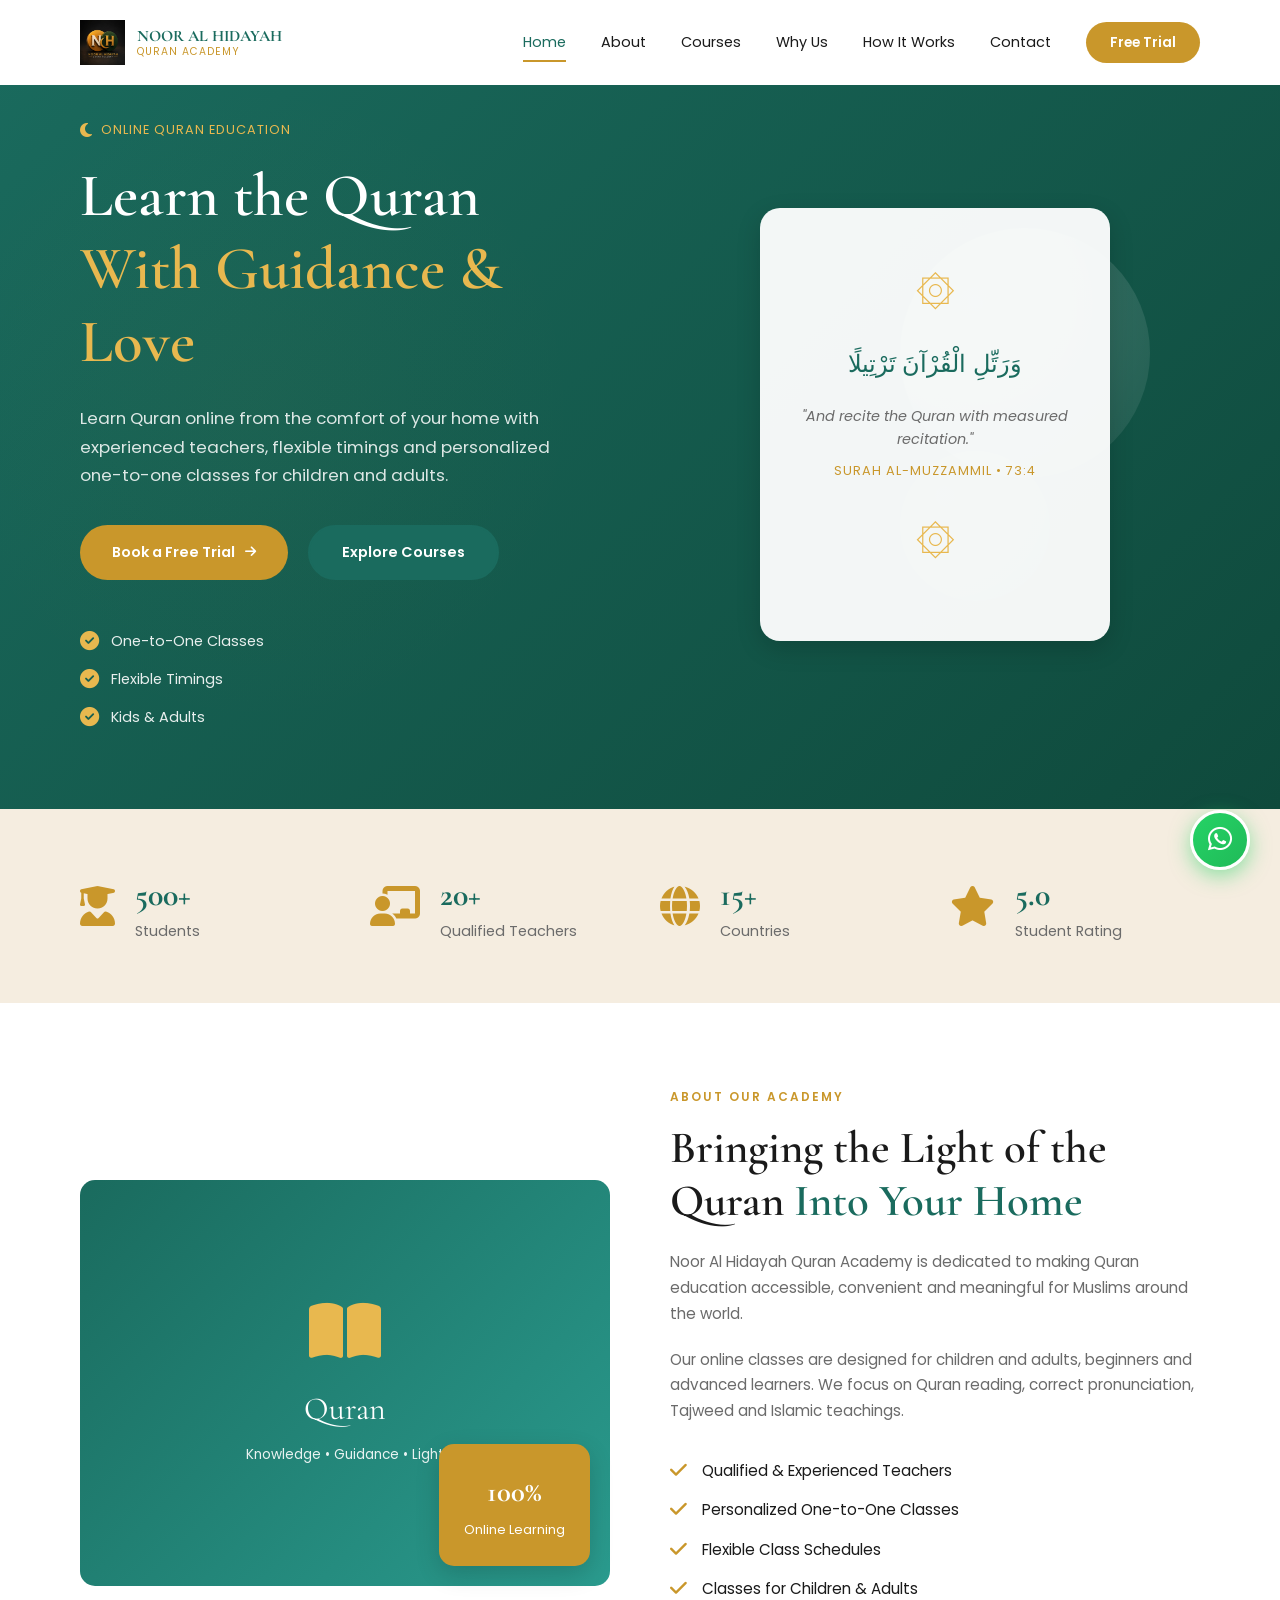
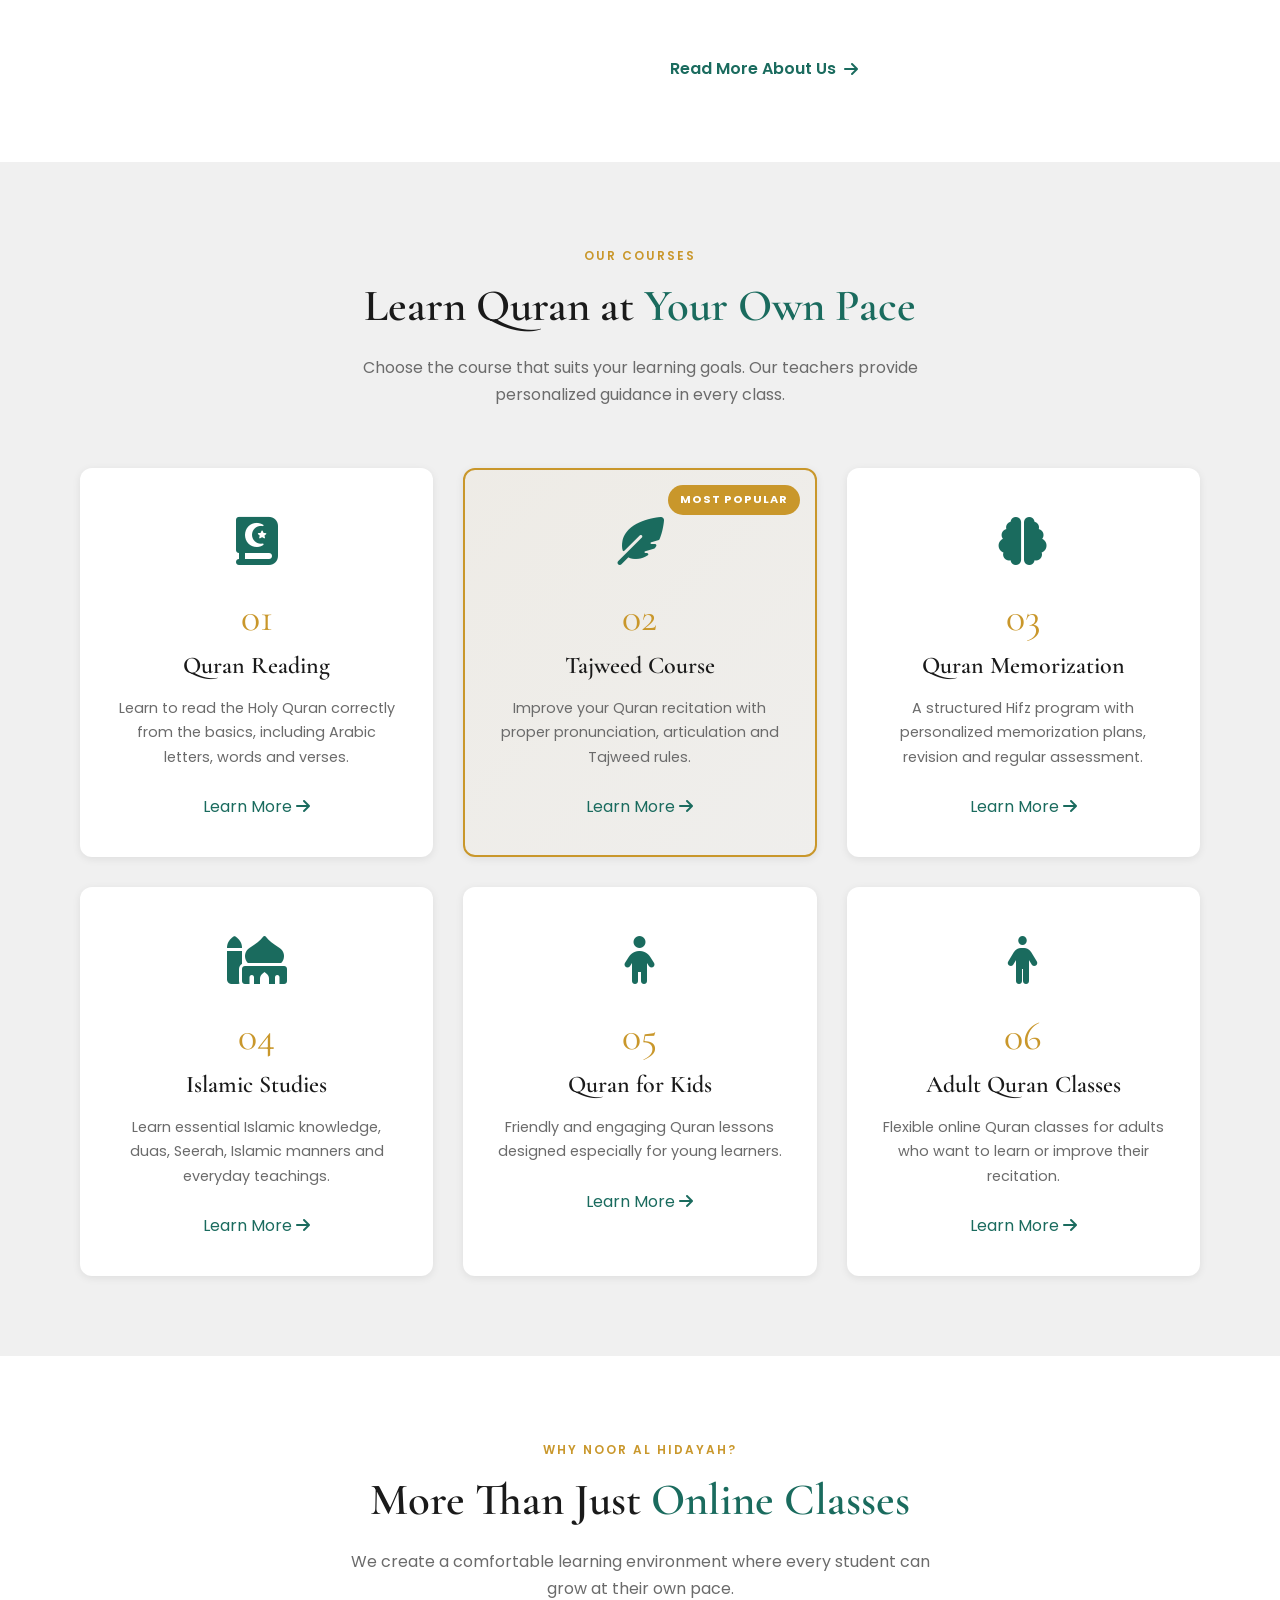
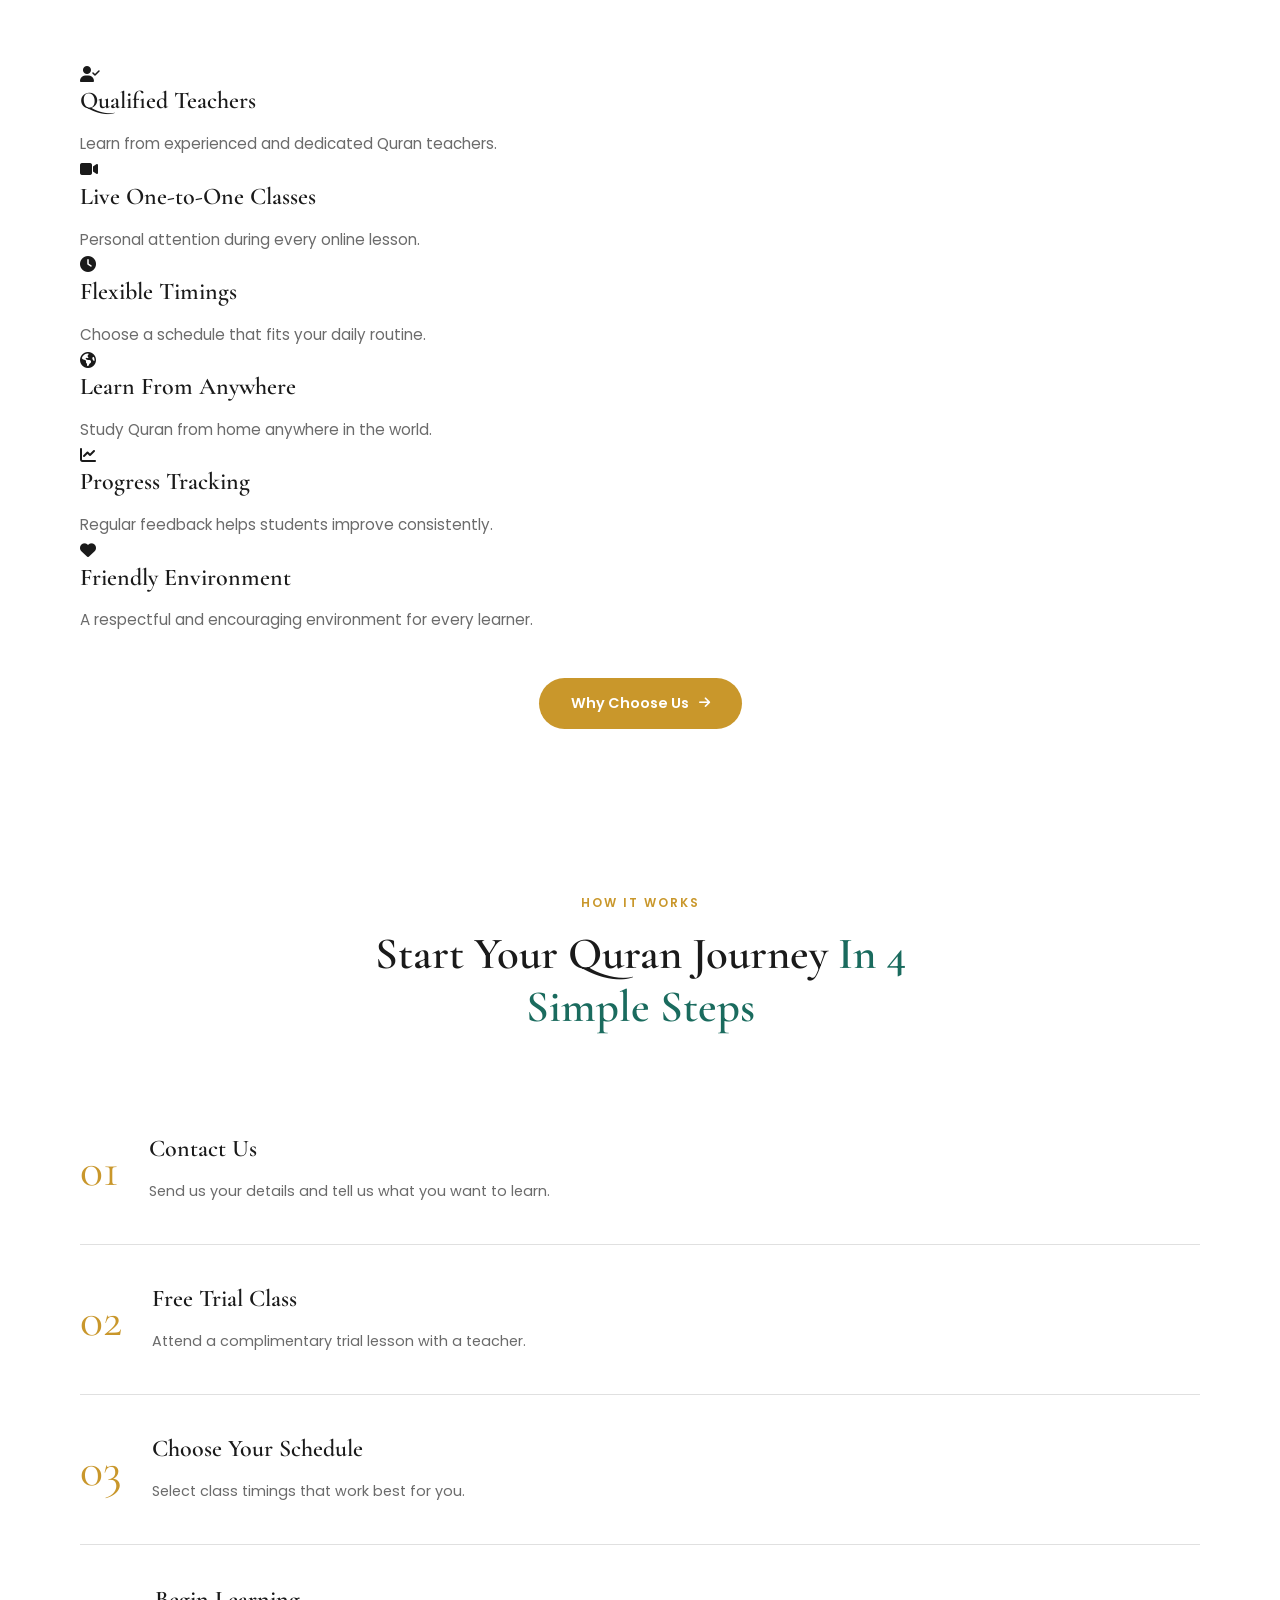
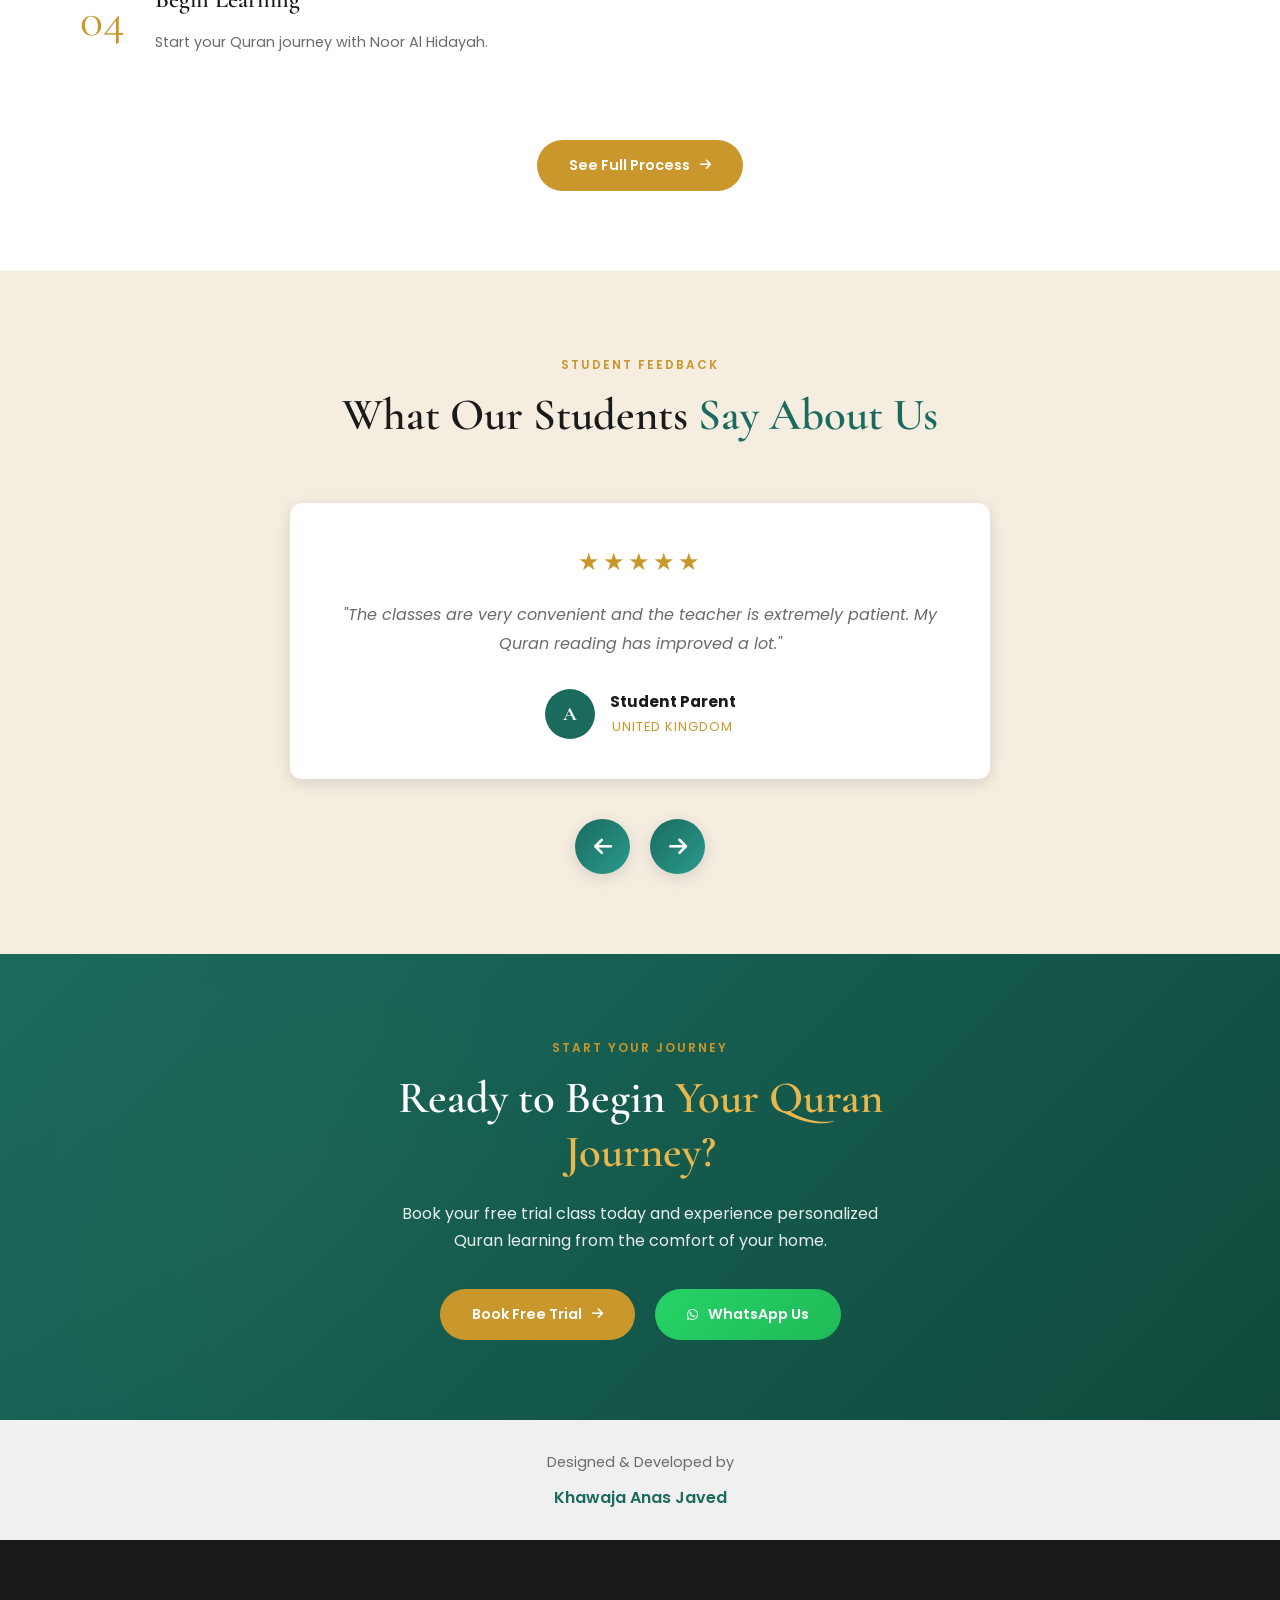
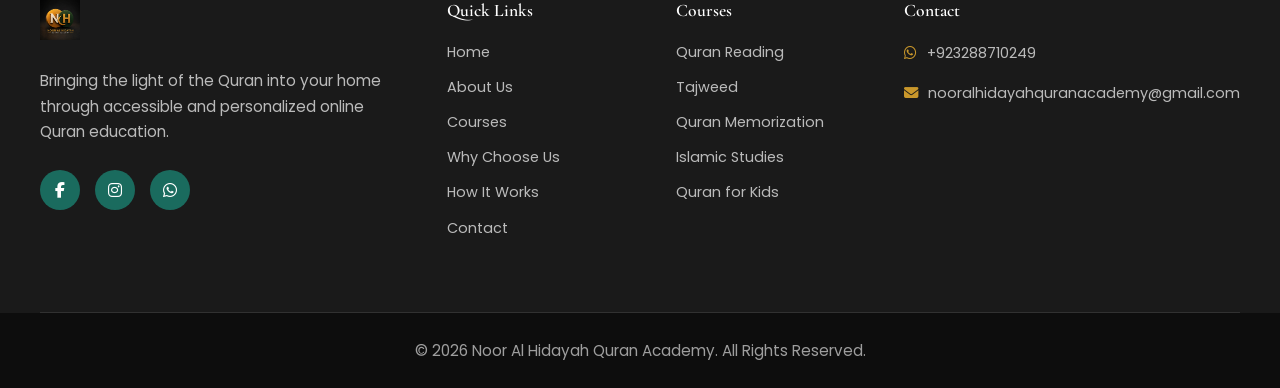
<file: index.html>
<!DOCTYPE html>
<html lang="en">

<head>

<meta charset="UTF-8">

<meta
    name="viewport"
    content="width=device-width, initial-scale=1.0"
>

<title>Noor Al Hidayah Quran Academy | Home</title>

<meta
    name="description"
    content="Learn Quran online with qualified teachers, flexible timings and personalized one-to-one classes."
>

<link rel="icon" href="assets/logo.png">

<link rel="preconnect" href="https://fonts.googleapis.com">
<link
    rel="preconnect"
    href="https://fonts.gstatic.com"
    crossorigin
>

<link
    href="https://fonts.googleapis.com/css2?family=Cormorant+Garamond:wght@500;600;700&family=Poppins:wght@300;400;500;600;700&display=swap"
    rel="stylesheet"
>

<link
    rel="stylesheet"
    href="https://cdnjs.cloudflare.com/ajax/libs/font-awesome/6.5.2/css/all.min.css"
>

<link rel="stylesheet" href="css/style.css">

</head>


<body>


<!-- HEADER -->

<header class="header" id="header">

<div class="container nav-container">

<a href="index.html" class="logo">

<img
    src="assets/logo.png"
    alt="Noor Al Hidayah Quran Academy Logo"
>

<div class="logo-text">

<strong>NOOR AL HIDAYAH</strong>

<span>QURAN ACADEMY</span>

</div>

</a>


<nav class="navbar" id="navbar">

<a
    href="index.html"
    class="nav-link active"
>
Home
</a>

<a
    href="about.html"
    class="nav-link"
>
About
</a>

<a
    href="courses.html"
    class="nav-link"
>
Courses
</a>

<a
    href="why-us.html"
    class="nav-link"
>
Why Us
</a>

<a
    href="how-it-works.html"
    class="nav-link"
>
How It Works
</a>

<a
    href="contact.html"
    class="nav-link"
>
Contact
</a>

<a
    href="contact.html#trial"
    class="nav-button"
>
Free Trial
</a>

</nav>


<button
    class="menu-toggle"
    id="menu-toggle"
    aria-label="Open menu"
>

<i class="fas fa-bars"></i>

</button>

</div>

</header>



<!-- HERO -->

<section class="hero" id="home">

<div class="hero-pattern"></div>

<div class="container hero-container">


<div class="hero-content reveal">

<span class="eyebrow">

<i class="fas fa-moon"></i>

ONLINE QURAN EDUCATION

</span>


<h1>

Learn the Quran

<span>
With Guidance & Love
</span>

</h1>


<p>

Learn Quran online from the comfort of your home
with experienced teachers, flexible timings and
personalized one-to-one classes for children and adults.

</p>


<div class="hero-buttons">

<a
    href="https://wa.me/923288710249?text=Assalamu%20Alaikum%20Wa%20Rahmatullahi%20Wa%20Barakatuh%2C%20I%20would%20like%20to%20book%20a%20free%20Quran%20trial%20class."
    class="btn btn-gold"
    target="_blank"
    rel="noopener"
>

Book a Free Trial

<i class="fas fa-arrow-right"></i>

</a>


<a
    href="courses.html"
    class="btn btn-outline"
>

Explore Courses

</a>

</div>


<div class="hero-trust">

<div>

<i class="fas fa-check-circle"></i>

One-to-One Classes

</div>


<div>

<i class="fas fa-check-circle"></i>

Flexible Timings

</div>


<div>

<i class="fas fa-check-circle"></i>

Kids & Adults

</div>

</div>

</div>



<div class="hero-visual reveal">

<div class="hero-circle circle-one"></div>

<div class="hero-circle circle-two"></div>


<div class="quran-card">

<div class="quran-decoration">
۞
</div>


<div class="arabic-text">

وَرَتِّلِ الْقُرْآنَ تَرْتِيلًا

</div>


<div class="translation">

"And recite the Quran with measured recitation."

</div>


<div class="surah">

Surah Al-Muzzammil • 73:4

</div>


<div
    class="quran-decoration"
    style="margin-top:25px"
>

۞

</div>

</div>

</div>

</div>

</section>



<!-- STATS -->

<section class="stats">

<div class="container stats-grid">


<div class="stat-item">

<i class="fas fa-user-graduate"></i>

<div>

<strong>500+</strong>

<span>Students</span>

</div>

</div>


<div class="stat-item">

<i class="fas fa-chalkboard-teacher"></i>

<div>

<strong>20+</strong>

<span>Qualified Teachers</span>

</div>

</div>


<div class="stat-item">

<i class="fas fa-globe"></i>

<div>

<strong>15+</strong>

<span>Countries</span>

</div>

</div>


<div class="stat-item">

<i class="fas fa-star"></i>

<div>

<strong>5.0</strong>

<span>Student Rating</span>

</div>

</div>


</div>

</section>



<!-- ABOUT PREVIEW -->

<section class="section about">

<div class="container about-grid">


<div class="about-image reveal">

<div class="image-frame">

<div class="arch-image">

<div class="arch-content">

<i class="fas fa-book-open"></i>

<span>Quran</span>

<small>
Knowledge • Guidance • Light
</small>

</div>

</div>

</div>


<div class="experience-badge">

<strong>100%</strong>

<span>Online Learning</span>

</div>

</div>



<div class="about-content reveal">

<span class="section-label">
ABOUT OUR ACADEMY
</span>


<h2>

Bringing the Light of the Quran

<span>Into Your Home</span>

</h2>


<p>

Noor Al Hidayah Quran Academy is dedicated to making
Quran education accessible, convenient and meaningful
for Muslims around the world.

</p>


<p>

Our online classes are designed for children and adults,
beginners and advanced learners. We focus on Quran
reading, correct pronunciation, Tajweed and Islamic teachings.

</p>


<div class="about-list">

<div>

<i class="fas fa-check"></i>

<span>
Qualified & Experienced Teachers
</span>

</div>


<div>

<i class="fas fa-check"></i>

<span>
Personalized One-to-One Classes
</span>

</div>


<div>

<i class="fas fa-check"></i>

<span>
Flexible Class Schedules
</span>

</div>


<div>

<i class="fas fa-check"></i>

<span>
Classes for Children & Adults
</span>

</div>

</div>


<a
    href="about.html"
    class="text-link"
>

Read More About Us

<i class="fas fa-arrow-right"></i>

</a>

</div>

</div>

</section>



<!-- COURSES PREVIEW -->

<section class="section courses">

<div class="container">


<div class="section-heading reveal">

<span class="section-label">
OUR COURSES
</span>


<h2>

Learn Quran at

<span>Your Own Pace</span>

</h2>


<p>

Choose the course that suits your learning goals.
Our teachers provide personalized guidance in every class.

</p>

</div>


<div class="courses-grid">


<article class="course-card reveal">

<div class="course-icon">

<i class="fas fa-book-quran"></i>

</div>

<span class="course-number">01</span>

<h3>Quran Reading</h3>

<p>

Learn to read the Holy Quran correctly from the basics,
including Arabic letters, words and verses.

</p>

<a href="courses.html#quran-reading">

Learn More

<i class="fas fa-arrow-right"></i>

</a>

</article>



<article class="course-card featured reveal">

<div class="popular">
MOST POPULAR
</div>

<div class="course-icon">

<i class="fas fa-feather-pointed"></i>

</div>

<span class="course-number">02</span>

<h3>Tajweed Course</h3>

<p>

Improve your Quran recitation with proper pronunciation,
articulation and Tajweed rules.

</p>

<a href="courses.html#tajweed">

Learn More

<i class="fas fa-arrow-right"></i>

</a>

</article>



<article class="course-card reveal">

<div class="course-icon">

<i class="fas fa-brain"></i>

</div>

<span class="course-number">03</span>

<h3>Quran Memorization</h3>

<p>

A structured Hifz program with personalized memorization
plans, revision and regular assessment.

</p>

<a href="courses.html#memorization">

Learn More

<i class="fas fa-arrow-right"></i>

</a>

</article>



<article class="course-card reveal">

<div class="course-icon">

<i class="fas fa-mosque"></i>

</div>

<span class="course-number">04</span>

<h3>Islamic Studies</h3>

<p>

Learn essential Islamic knowledge, duas, Seerah,
Islamic manners and everyday teachings.

</p>

<a href="courses.html#islamic-studies">

Learn More

<i class="fas fa-arrow-right"></i>

</a>

</article>



<article class="course-card reveal">

<div class="course-icon">

<i class="fas fa-child"></i>

</div>

<span class="course-number">05</span>

<h3>Quran for Kids</h3>

<p>

Friendly and engaging Quran lessons designed especially
for young learners.

</p>

<a href="courses.html#kids">

Learn More

<i class="fas fa-arrow-right"></i>

</a>

</article>



<article class="course-card reveal">

<div class="course-icon">

<i class="fas fa-person"></i>

</div>

<span class="course-number">06</span>

<h3>Adult Quran Classes</h3>

<p>

Flexible online Quran classes for adults who want to
learn or improve their recitation.

</p>

<a href="courses.html#adults">

Learn More

<i class="fas fa-arrow-right"></i>

</a>

</article>


</div>

</div>

</section>



<!-- WHY US PREVIEW -->

<section class="section why-us">

<div class="container">


<div class="section-heading light reveal">

<span class="section-label">
WHY NOOR AL HIDAYAH?
</span>


<h2>

More Than Just

<span>Online Classes</span>

</h2>


<p>

We create a comfortable learning environment where every
student can grow at their own pace.

</p>

</div>


<div class="features-grid">


<div class="feature reveal">

<div class="feature-icon">

<i class="fas fa-user-check"></i>

</div>

<h3>Qualified Teachers</h3>

<p>
Learn from experienced and dedicated Quran teachers.
</p>

</div>


<div class="feature reveal">

<div class="feature-icon">

<i class="fas fa-video"></i>

</div>

<h3>Live One-to-One Classes</h3>

<p>
Personal attention during every online lesson.
</p>

</div>


<div class="feature reveal">

<div class="feature-icon">

<i class="fas fa-clock"></i>

</div>

<h3>Flexible Timings</h3>

<p>
Choose a schedule that fits your daily routine.
</p>

</div>


<div class="feature reveal">

<div class="feature-icon">

<i class="fas fa-earth-americas"></i>

</div>

<h3>Learn From Anywhere</h3>

<p>
Study Quran from home anywhere in the world.
</p>

</div>


<div class="feature reveal">

<div class="feature-icon">

<i class="fas fa-chart-line"></i>

</div>

<h3>Progress Tracking</h3>

<p>
Regular feedback helps students improve consistently.
</p>

</div>


<div class="feature reveal">

<div class="feature-icon">

<i class="fas fa-heart"></i>

</div>

<h3>Friendly Environment</h3>

<p>
A respectful and encouraging environment for every learner.
</p>

</div>

</div>


<div class="center-action">

<a
    href="why-us.html"
    class="btn btn-gold"
>

Why Choose Us

<i class="fas fa-arrow-right"></i>

</a>

</div>

</div>

</section>



<!-- HOW IT WORKS PREVIEW -->

<section class="section process">

<div class="container">


<div class="section-heading reveal">

<span class="section-label">
HOW IT WORKS
</span>


<h2>

Start Your Quran Journey

<span>In 4 Simple Steps</span>

</h2>

</div>


<div class="steps">


<div class="step reveal">

<div class="step-number">01</div>

<div>

<h3>Contact Us</h3>

<p>
Send us your details and tell us what you want to learn.
</p>

</div>

</div>


<div class="step reveal">

<div class="step-number">02</div>

<div>

<h3>Free Trial Class</h3>

<p>
Attend a complimentary trial lesson with a teacher.
</p>

</div>

</div>


<div class="step reveal">

<div class="step-number">03</div>

<div>

<h3>Choose Your Schedule</h3>

<p>
Select class timings that work best for you.
</p>

</div>

</div>


<div class="step reveal">

<div class="step-number">04</div>

<div>

<h3>Begin Learning</h3>

<p>
Start your Quran journey with Noor Al Hidayah.
</p>

</div>

</div>

</div>


<div class="center-action">

<a
    href="how-it-works.html"
    class="btn btn-gold"
>

See Full Process

<i class="fas fa-arrow-right"></i>

</a>

</div>

</div>

</section>



<!-- TESTIMONIALS -->

<section class="section testimonials">

<div class="container">


<div class="section-heading reveal">

<span class="section-label">
STUDENT FEEDBACK
</span>


<h2>

What Our Students

<span>Say About Us</span>

</h2>

</div>


<div class="testimonial-slider">


<div class="testimonial active">

<div class="stars">
★★★★★
</div>

<p>

"The classes are very convenient and the teacher is
extremely patient. My Quran reading has improved a lot."

</p>


<div class="student">

<div class="student-avatar">
A
</div>

<div>

<strong>Student Parent</strong>

<span>United Kingdom</span>

</div>

</div>

</div>



<div class="testimonial">

<div class="stars">
★★★★★
</div>

<p>

"I was looking for online Quran classes for my children
and the experience has been wonderful."

</p>


<div class="student">

<div class="student-avatar">
M
</div>

<div>

<strong>Student Parent</strong>

<span>Canada</span>

</div>

</div>

</div>



<div class="testimonial">

<div class="stars">
★★★★★
</div>

<p>

"The flexible timings make it very easy to continue
learning Quran alongside my work."

</p>


<div class="student">

<div class="student-avatar">
S
</div>

<div>

<strong>Adult Student</strong>

<span>Australia</span>

</div>

</div>

</div>

</div>


<div class="slider-buttons">

<button id="prev">

<i class="fas fa-arrow-left"></i>

</button>


<button id="next">

<i class="fas fa-arrow-right"></i>

</button>

</div>

</div>

</section>



<!-- CTA -->

<section class="trial">

<div class="trial-pattern"></div>

<div class="container trial-content reveal">

<span class="section-label">
START YOUR JOURNEY
</span>


<h2>

Ready to Begin

<span>Your Quran Journey?</span>

</h2>


<p>

Book your free trial class today and experience
personalized Quran learning from the comfort of your home.

</p>


<div class="trial-buttons">

<a
    href="https://wa.me/923288710249?text=Assalamu%20Alaikum%20Wa%20Rahmatullahi%20Wa%20Barakatuh%2C%20I%20would%20like%20to%20book%20a%20free%20Quran%20trial%20class."
    class="btn btn-gold"
    target="_blank"
    rel="noopener"
>

Book Free Trial

<i class="fas fa-arrow-right"></i>

</a>


<a
    href="https://wa.me/923288710249"
    class="btn btn-whatsapp"
    target="_blank"
    rel="noopener"
>

<i class="fab fa-whatsapp"></i>

WhatsApp Us

</a>

</div>

</div>

</section>



<!-- DEVELOPER INFO -->

<section class="section developer-credit">

<div class="container" style="text-align: center;">

<p style="color: var(--muted); font-size: 0.9rem; margin-bottom: 10px;">

Designed & Developed by
</p>

<a href="https://hellofromanas.github.io/portfolio/" target="_blank" rel="noopener noreferrer" style="color: var(--emerald); font-weight: 600; font-size: 1rem;">

Khawaja Anas Javed

</a>

</div>

</section>



<!-- FOOTER -->

<footer class="footer">

<div class="container footer-grid">


<div class="footer-brand">

<img
    src="assets/logo.png"
    alt="Noor Al Hidayah Logo"
>


<p>

Bringing the light of the Quran into your home
through accessible and personalized online Quran education.

</p>


<div class="socials">

<a href="https://www.facebook.com/nooralhidayahquranacademy" aria-label="Facebook">
<i class="fab fa-facebook-f"></i>
</a>

<a href="https://www.instagram.com/nooralhidayahquranacademy" aria-label="Instagram">
<i class="fab fa-instagram"></i>
</a>

<a
    href="https://wa.me/923288710249"
    aria-label="WhatsApp"
>
<i class="fab fa-whatsapp"></i>
</a>

</div>

</div>



<div class="footer-column">

<h3>Quick Links</h3>

<a href="index.html">Home</a>

<a href="about.html">About Us</a>

<a href="courses.html">Courses</a>

<a href="why-us.html">Why Choose Us</a>

<a href="how-it-works.html">How It Works</a>

<a href="contact.html">Contact</a>

</div>



<div class="footer-column">

<h3>Courses</h3>

<a href="courses.html#quran-reading">
Quran Reading
</a>

<a href="courses.html#tajweed">
Tajweed
</a>

<a href="courses.html#memorization">
Quran Memorization
</a>

<a href="courses.html#islamic-studies">
Islamic Studies
</a>

<a href="courses.html#kids">
Quran for Kids
</a>

</div>



<div class="footer-column">

<h3>Contact</h3>

<p>

<i class="fab fa-whatsapp"></i>

+923288710249

</p>


<p>

<i class="fas fa-envelope"></i>

nooralhidayahquranacademy@gmail.com

</p>

</div>

</div>



<div class="footer-bottom">

<div class="container">

<p>

© <span id="year"></span>

Noor Al Hidayah Quran Academy.

All Rights Reserved.

</p>

</div>

</div>

</footer>



<a
    href="https://wa.me/923288710249"
    class="whatsapp-float"
    target="_blank"
    rel="noopener"
    aria-label="Chat on WhatsApp"
>

<i class="fab fa-whatsapp"></i>

</a>


<script src="js/script.js"></script>

</body>

</html>
</file>
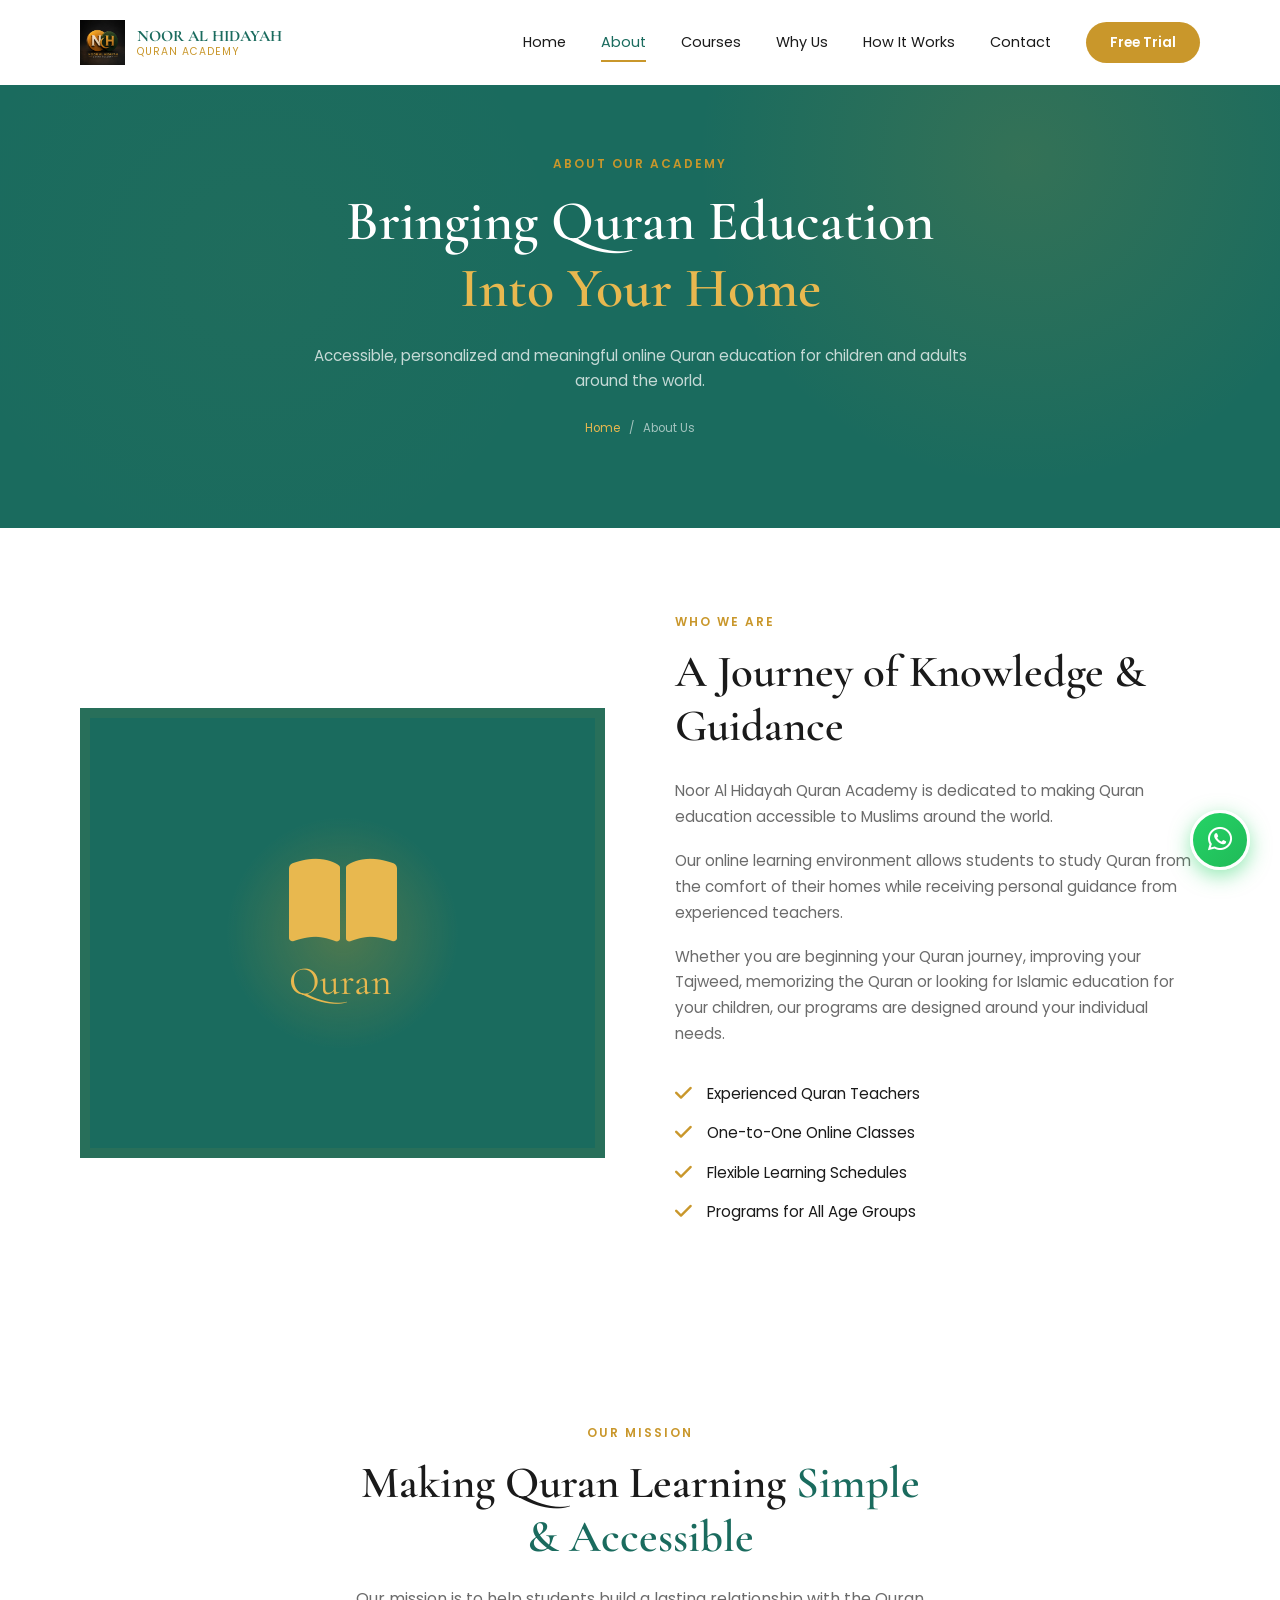
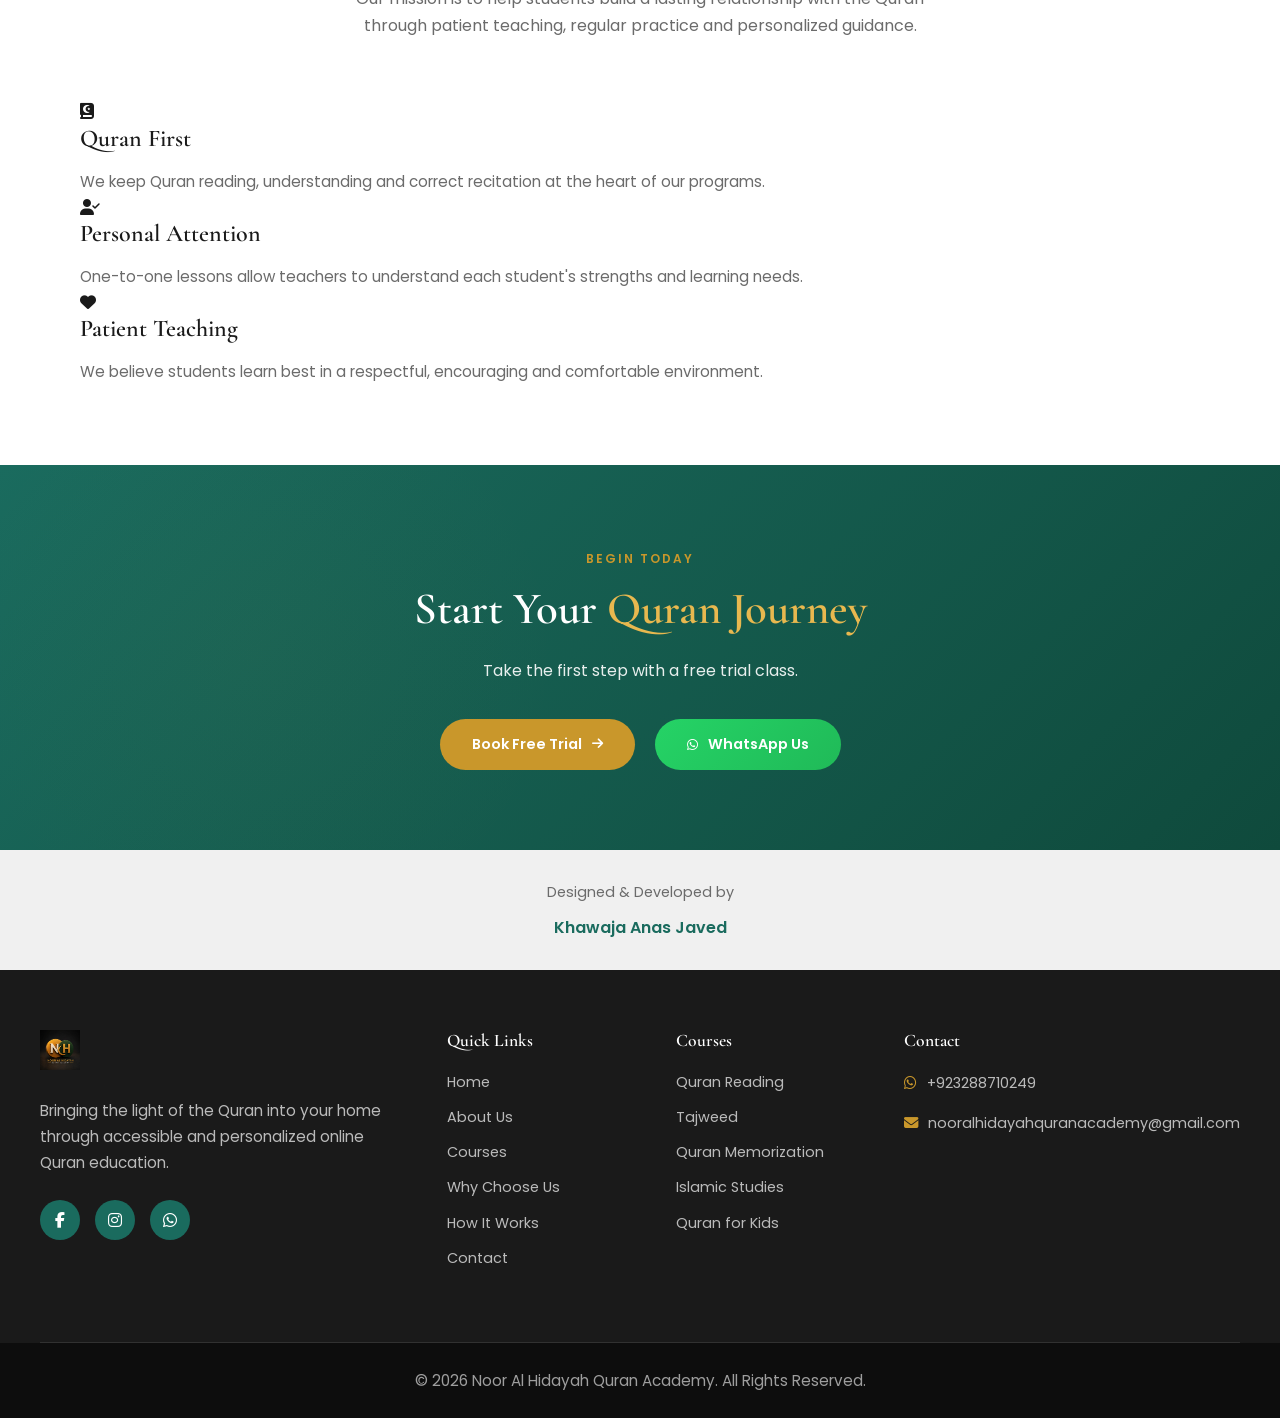
<file: about.html>
<!DOCTYPE html>
<html lang="en">

<head>

<meta charset="UTF-8">

<meta name="viewport" content="width=device-width, initial-scale=1.0">

<title>About Us | Noor Al Hidayah Quran Academy</title>

<meta
name="description"
content="Learn more about Noor Al Hidayah Quran Academy and our approach to online Quran education."
>

<link rel="icon" href="assets/logo.png">

<link
rel="preconnect"
href="https://fonts.googleapis.com"
>

<link
rel="preconnect"
href="https://fonts.gstatic.com"
crossorigin
>

<link
href="https://fonts.googleapis.com/css2?family=Cormorant+Garamond:wght@500;600;700&family=Poppins:wght@300;400;500;600;700&display=swap"
rel="stylesheet"
>

<link
rel="stylesheet"
href="https://cdnjs.cloudflare.com/ajax/libs/font-awesome/6.5.2/css/all.min.css"
>

<link rel="stylesheet" href="css/style.css">

</head>

<body>


<header class="header" id="header">

<div class="container nav-container">

<a href="index.html" class="logo">

<img src="assets/logo.png" alt="Noor Al Hidayah Logo">

<div class="logo-text">

<strong>NOOR AL HIDAYAH</strong>

<span>QURAN ACADEMY</span>

</div>

</a>


<nav class="navbar" id="navbar">

<a href="index.html" class="nav-link">Home</a>

<a href="about.html" class="nav-link active">About</a>

<a href="courses.html" class="nav-link">Courses</a>

<a href="why-us.html" class="nav-link">Why Us</a>

<a href="how-it-works.html" class="nav-link">How It Works</a>

<a href="contact.html" class="nav-link">Contact</a>

<a href="contact.html#trial" class="nav-button">Free Trial</a>

</nav>


<button
class="menu-toggle"
id="menu-toggle"
aria-label="Open menu"
>

<i class="fas fa-bars"></i>

</button>

</div>

</header>



<!-- PAGE HERO -->

<section class="page-hero">

<div class="hero-pattern"></div>

<div class="container page-hero-content reveal">

<span class="section-label">
ABOUT OUR ACADEMY
</span>

<h1>

Bringing Quran Education

<span>Into Your Home</span>

</h1>

<p>

Accessible, personalized and meaningful online Quran
education for children and adults around the world.

</p>

<div class="breadcrumb">

<a href="index.html">Home</a>

&nbsp; / &nbsp;

About Us

</div>

</div>

</section>



<!-- STORY -->

<section class="section content-section">

<div class="container content-grid">


<div class="content-image reveal">

<div>

<i class="fas fa-book-open"></i>

<span>Quran</span>

</div>

</div>


<div class="content-text reveal">

<span class="section-label">
WHO WE ARE
</span>

<h2>

A Journey of

<span>Knowledge & Guidance</span>

</h2>

<p>

Noor Al Hidayah Quran Academy is dedicated to making
Quran education accessible to Muslims around the world.

</p>

<p>

Our online learning environment allows students to
study Quran from the comfort of their homes while
receiving personal guidance from experienced teachers.

</p>

<p>

Whether you are beginning your Quran journey, improving
your Tajweed, memorizing the Quran or looking for Islamic
education for your children, our programs are designed
around your individual needs.

</p>


<div class="about-list">

<div>
<i class="fas fa-check"></i>
<span>Experienced Quran Teachers</span>
</div>

<div>
<i class="fas fa-check"></i>
<span>One-to-One Online Classes</span>
</div>

<div>
<i class="fas fa-check"></i>
<span>Flexible Learning Schedules</span>
</div>

<div>
<i class="fas fa-check"></i>
<span>Programs for All Age Groups</span>
</div>

</div>

</div>

</div>

</section>



<!-- MISSION -->

<section class="section about">

<div class="container">

<div class="section-heading reveal">

<span class="section-label">
OUR MISSION
</span>

<h2>

Making Quran Learning

<span>Simple & Accessible</span>

</h2>

<p>

Our mission is to help students build a lasting relationship
with the Quran through patient teaching, regular practice
and personalized guidance.

</p>

</div>


<div class="features-grid">


<div class="feature reveal">

<div class="feature-icon">

<i class="fas fa-book-quran"></i>

</div>

<h3>Quran First</h3>

<p>

We keep Quran reading, understanding and correct
recitation at the heart of our programs.

</p>

</div>


<div class="feature reveal">

<div class="feature-icon">

<i class="fas fa-user-check"></i>

</div>

<h3>Personal Attention</h3>

<p>

One-to-one lessons allow teachers to understand
each student's strengths and learning needs.

</p>

</div>


<div class="feature reveal">

<div class="feature-icon">

<i class="fas fa-heart"></i>

</div>

<h3>Patient Teaching</h3>

<p>

We believe students learn best in a respectful,
encouraging and comfortable environment.

</p>

</div>


</div>

</div>

</section>



<!-- CTA -->

<section class="trial">

<div class="trial-pattern"></div>

<div class="container trial-content reveal">

<span class="section-label">
BEGIN TODAY
</span>

<h2>

Start Your

<span>Quran Journey</span>

</h2>

<p>

Take the first step with a free trial class.

</p>

<div class="trial-buttons">

<a
href="contact.html#trial"
class="btn btn-gold"
>

Book Free Trial

<i class="fas fa-arrow-right"></i>

</a>

<a
href="https://wa.me/923288710249"
class="btn btn-whatsapp"
target="_blank"
rel="noopener"
>

<i class="fab fa-whatsapp"></i>

WhatsApp Us

</a>

</div>

</div>

</section>



<!-- DEVELOPER INFO -->

<section class="section developer-credit">

<div class="container" style="text-align: center;">

<p style="color: var(--muted); font-size: 0.9rem; margin-bottom: 10px;">

Designed & Developed by
</p>

<a href="https://hellofromanas.github.io/portfolio/" target="_blank" rel="noopener noreferrer" style="color: var(--emerald); font-weight: 600; font-size: 1rem;">

Khawaja Anas Javed

</a>

</div>

</section>



<!-- FOOTER -->

<footer class="footer">

<div class="container footer-grid">

<div class="footer-brand">

<img src="assets/logo.png" alt="Noor Al Hidayah Logo">

<p>

Bringing the light of the Quran into your home through
accessible and personalized online Quran education.

</p>

<div class="socials">

<a href="https://www.facebook.com/nooralhidayahquranacademy"><i class="fab fa-facebook-f"></i></a>

<a href="https://www.instagram.com/nooralhidayahquranacademy"><i class="fab fa-instagram"></i></a>

<a href="https://wa.me/923288710249">
<i class="fab fa-whatsapp"></i>
</a>

</div>

</div>


<div class="footer-column">

<h3>Quick Links</h3>

<a href="index.html">Home</a>

<a href="about.html">About Us</a>

<a href="courses.html">Courses</a>

<a href="why-us.html">Why Choose Us</a>

<a href="how-it-works.html">How It Works</a>

<a href="contact.html">Contact</a>

</div>


<div class="footer-column">

<h3>Courses</h3>

<a href="courses.html#quran-reading">Quran Reading</a>

<a href="courses.html#tajweed">Tajweed</a>

<a href="courses.html#memorization">Quran Memorization</a>

<a href="courses.html#islamic-studies">Islamic Studies</a>

<a href="courses.html#kids">Quran for Kids</a>

</div>


<div class="footer-column">

<h3>Contact</h3>

<p>
<i class="fab fa-whatsapp"></i>
+923288710249
</p>

<p>
<i class="fas fa-envelope"></i>
nooralhidayahquranacademy@gmail.com
</p>

</div>

</div>


<div class="footer-bottom">

<div class="container">

<p>

© <span id="year"></span>

Noor Al Hidayah Quran Academy.

All Rights Reserved.

</p>

</div>

</div>

</footer>


<a
href="https://wa.me/923288710249"
class="whatsapp-float"
target="_blank"
rel="noopener"
>

<i class="fab fa-whatsapp"></i>

</a>


<script src="js/script.js"></script>

</body>

</html>
</file>
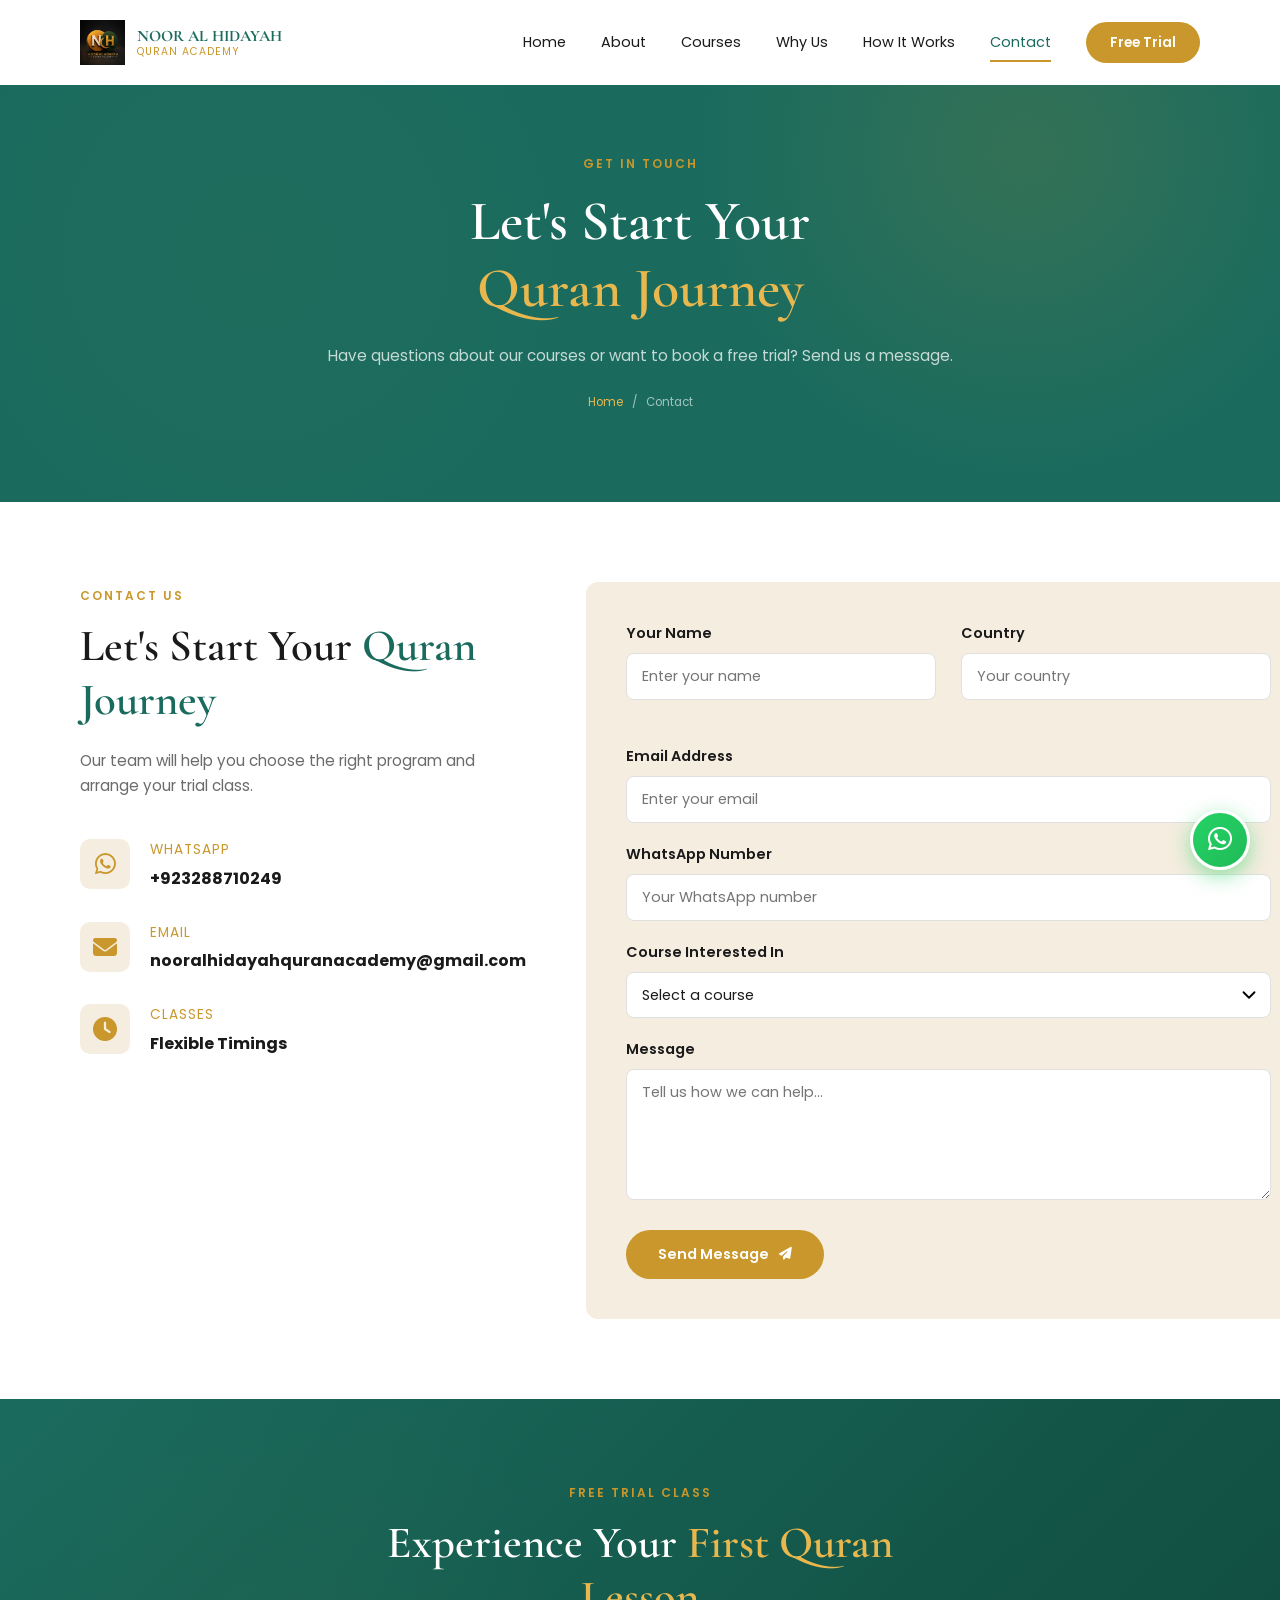
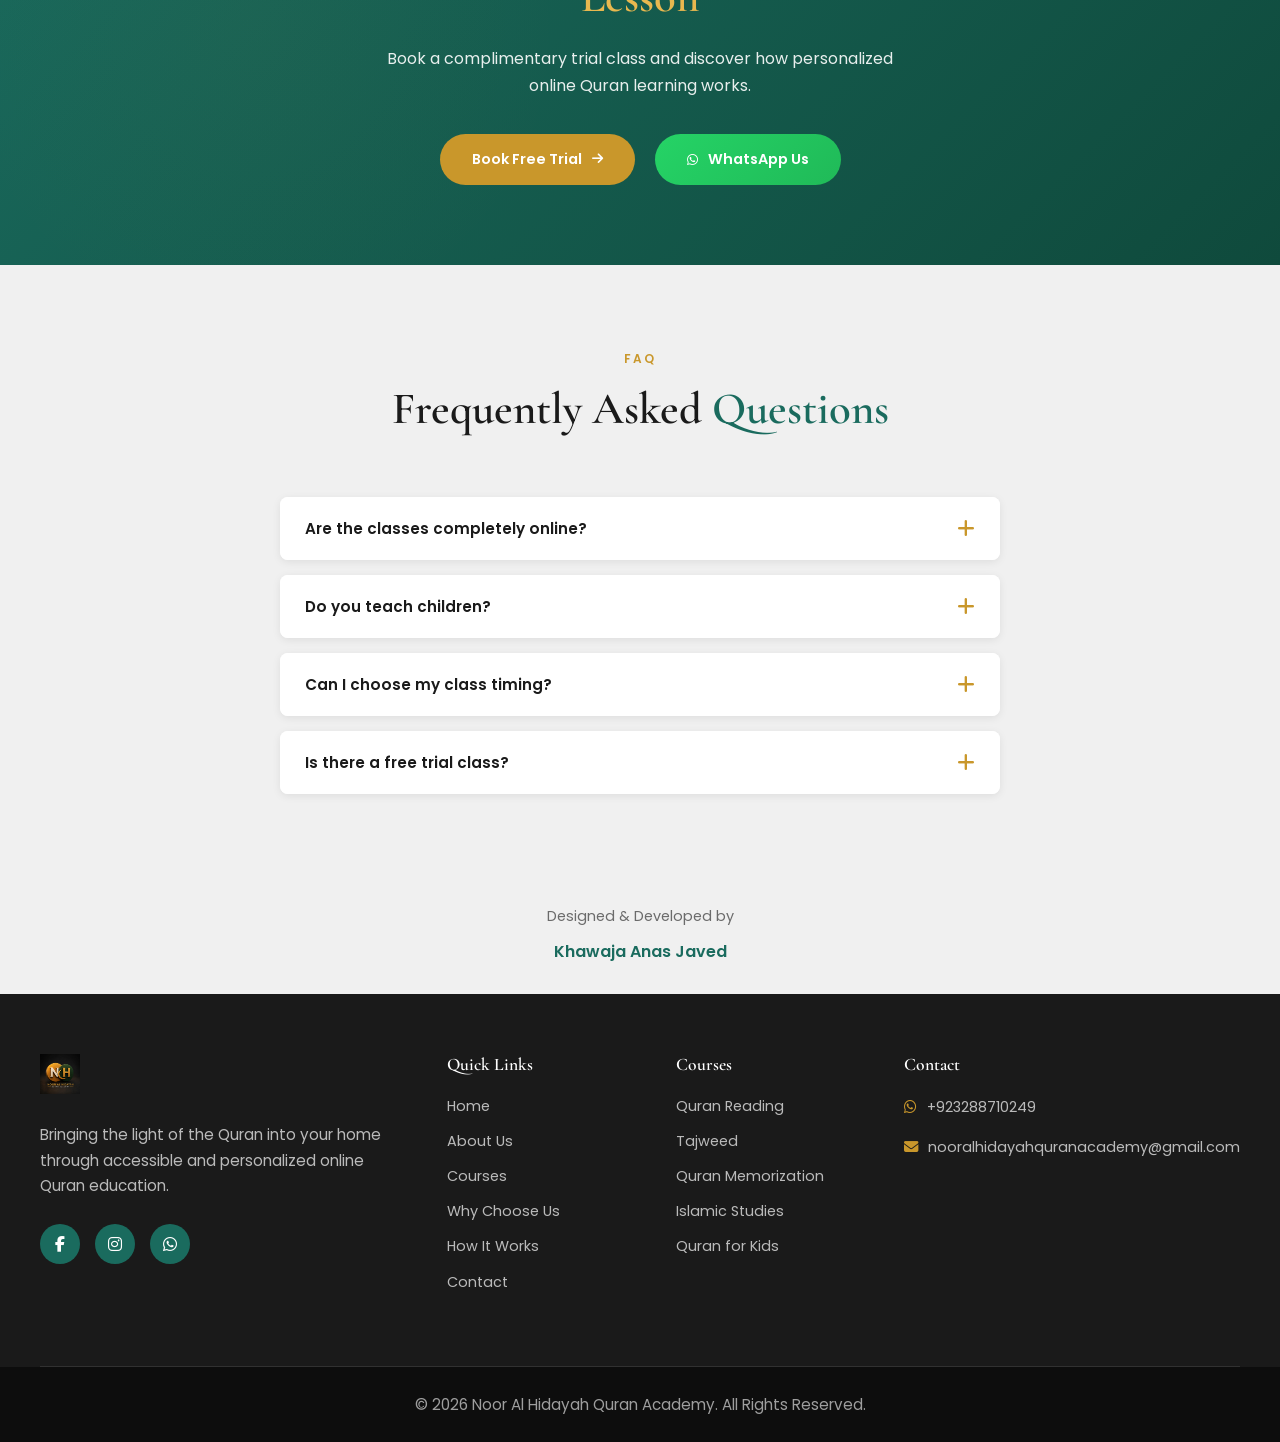
<file: contact.html>
<!DOCTYPE html>
<html lang="en">

<head>

<meta charset="UTF-8">

<meta
name="viewport"
content="width=device-width, initial-scale=1.0"
>

<title>Contact Us | Noor Al Hidayah Quran Academy</title>

<meta
name="description"
content="Contact Noor Al Hidayah Quran Academy to book a free Quran trial class."
>

<link rel="icon" href="assets/logo.png">

<link
href="https://fonts.googleapis.com/css2?family=Cormorant+Garamond:wght@500;600;700&family=Poppins:wght@300;400;500;600;700&display=swap"
rel="stylesheet"
>

<link
rel="stylesheet"
href="https://cdnjs.cloudflare.com/ajax/libs/font-awesome/6.5.2/css/all.min.css"
>

<link rel="stylesheet" href="css/style.css">

</head>

<body>


<header class="header" id="header">

<div class="container nav-container">

<a href="index.html" class="logo">

<img src="assets/logo.png" alt="Noor Al Hidayah Logo">

<div class="logo-text">

<strong>NOOR AL HIDAYAH</strong>

<span>QURAN ACADEMY</span>

</div>

</a>


<nav class="navbar" id="navbar">

<a href="index.html" class="nav-link">Home</a>

<a href="about.html" class="nav-link">About</a>

<a href="courses.html" class="nav-link">Courses</a>

<a href="why-us.html" class="nav-link">Why Us</a>

<a href="how-it-works.html" class="nav-link">How It Works</a>

<a href="contact.html" class="nav-link active">Contact</a>

<a href="#trial" class="nav-button">Free Trial</a>

</nav>


<button class="menu-toggle" id="menu-toggle">

<i class="fas fa-bars"></i>

</button>

</div>

</header>



<section class="page-hero">

<div class="hero-pattern"></div>

<div class="container page-hero-content reveal">

<span class="section-label">
GET IN TOUCH
</span>

<h1>

Let's Start Your

<span>Quran Journey</span>

</h1>

<p>

Have questions about our courses or want to book
a free trial? Send us a message.

</p>

<div class="breadcrumb">

<a href="index.html">Home</a>

&nbsp; / &nbsp;

Contact

</div>

</div>

</section>



<section class="section contact">

<div class="container contact-grid">


<div class="contact-info reveal">

<span class="section-label">
CONTACT US
</span>


<h2>

Let's Start Your

<span>Quran Journey</span>

</h2>


<p>

Our team will help you choose the right program
and arrange your trial class.

</p>


<div class="contact-details">


<div class="contact-detail">

<div class="contact-icon">

<i class="fab fa-whatsapp"></i>

</div>

<div>

<span>WhatsApp</span>

<strong>+923288710249</strong>

</div>

</div>


<div class="contact-detail">

<div class="contact-icon">

<i class="fas fa-envelope"></i>

</div>

<div>

<span>Email</span>

<strong>nooralhidayahquranacademy@gmail.com</strong>

</div>

</div>


<div class="contact-detail">

<div class="contact-icon">

<i class="fas fa-clock"></i>

</div>

<div>

<span>Classes</span>

<strong>Flexible Timings</strong>

</div>

</div>


</div>

</div>



<!-- FORMSPREE INTEGRATION REQUIRED -->
<!-- Replace YOUR_FORM_ID with your actual Formspree form ID -->
<!-- Get it from: https://formspree.io/forms/create -->
<!-- Example: https://formspree.io/f/YOUR_FORM_ID -->
<form
class="contact-form reveal"
id="contact-form"
action="https://formspree.io/f/xbgrkynw"
method="POST"
>


<div class="form-row">


<div class="form-group">

<label>Your Name</label>

<input
type="text"
name="name"
placeholder="Enter your name"
required
>

</div>


<div class="form-group">

<label>Country</label>

<input
type="text"
name="country"
placeholder="Your country"
required
>

</div>

</div>


<div class="form-group">

<label>Email Address</label>

<input
type="email"
name="email"
placeholder="Enter your email"
required
>

</div>


<div class="form-group">

<label>WhatsApp Number</label>

<input
type="tel"
name="whatsapp"
placeholder="Your WhatsApp number"
>

</div>


<div class="form-group">

<label>Course Interested In</label>

<select name="course">

<option value="">
Select a course
</option>

<option>
Quran Reading
</option>

<option>
Tajweed
</option>

<option>
Quran Memorization
</option>

<option>
Islamic Studies
</option>

<option>
Quran for Kids
</option>

<option>
Adult Quran Classes
</option>

</select>

</div>


<div class="form-group">

<label>Message</label>

<textarea
name="message"
rows="5"
placeholder="Tell us how we can help..."
></textarea>

</div>


<button
type="submit"
class="btn btn-gold form-button"
>

Send Message

<i class="fas fa-paper-plane"></i>

</button>

</form>

</div>

</section>



<!-- FREE TRIAL -->

<section
class="trial"
id="trial"
>

<div class="trial-pattern"></div>

<div class="container trial-content reveal">

<span class="section-label">
FREE TRIAL CLASS
</span>

<h2>

Experience Your

<span>First Quran Lesson</span>

</h2>

<p>

Book a complimentary trial class and discover
how personalized online Quran learning works.

</p>


<div class="trial-buttons">

<a
href="https://wa.me/923288710249?text=Assalamu%20Alaikum%20Wa%20Rahmatullahi%20Wa%20Barakatuh%2C%20I%20would%20like%20to%20book%20a%20free%20Quran%20trial%20class."
class="btn btn-gold"
target="_blank"
rel="noopener"
>

Book Free Trial

<i class="fas fa-arrow-right"></i>

</a>


<a
href="https://wa.me/923288710249"
class="btn btn-whatsapp"
target="_blank"
rel="noopener"
>

<i class="fab fa-whatsapp"></i>

WhatsApp Us

</a>

</div>

</div>

</section>



<!-- FAQ -->

<section class="section faq">

<div class="container faq-container">


<div class="section-heading reveal">

<span class="section-label">
FAQ
</span>

<h2>

Frequently Asked

<span>Questions</span>

</h2>

</div>


<div class="faq-list">


<div class="faq-item">

<button class="faq-question">

Are the classes completely online?

<i class="fas fa-plus"></i>

</button>


<div class="faq-answer">

<p>

Yes. All classes are conducted online, allowing
students to learn Quran from the comfort of their home.

</p>

</div>

</div>


<div class="faq-item">

<button class="faq-question">

Do you teach children?

<i class="fas fa-plus"></i>

</button>


<div class="faq-answer">

<p>

Yes. We offer specially designed Quran lessons
for children as well as adults.

</p>

</div>

</div>


<div class="faq-item">

<button class="faq-question">

Can I choose my class timing?

<i class="fas fa-plus"></i>

</button>


<div class="faq-answer">

<p>

Yes. We try to provide flexible scheduling according
to the student's availability.

</p>

</div>

</div>


<div class="faq-item">

<button class="faq-question">

Is there a free trial class?

<i class="fas fa-plus"></i>

</button>


<div class="faq-answer">

<p>

Yes. Contact us to arrange your free trial class.

</p>

</div>

</div>


</div>

</div>

</section>



<!-- DEVELOPER INFO -->

<section class="section developer-credit">

<div class="container" style="text-align: center;">

<p style="color: var(--muted); font-size: 0.9rem; margin-bottom: 10px;">

Designed & Developed by
</p>

<a href="https://hellofromanas.github.io/portfolio/" target="_blank" rel="noopener noreferrer" style="color: var(--emerald); font-weight: 600; font-size: 1rem;">

Khawaja Anas Javed

</a>

</div>

</section>



<footer class="footer">

<div class="container footer-grid">


<div class="footer-brand">

<img src="assets/logo.png" alt="Noor Al Hidayah Logo">

<p>

Bringing the light of the Quran into your home
through accessible and personalized online Quran education.

</p>


<div class="socials">

<a href="https://www.facebook.com/nooralhidayahquranacademy"><i class="fab fa-facebook-f"></i></a>

<a href="https://www.instagram.com/nooralhidayahquranacademy"><i class="fab fa-instagram"></i></a>

<a href="https://wa.me/923288710249">
<i class="fab fa-whatsapp"></i>
</a>

</div>

</div>


<div class="footer-column">

<h3>Quick Links</h3>

<a href="index.html">Home</a>

<a href="about.html">About Us</a>

<a href="courses.html">Courses</a>

<a href="why-us.html">Why Choose Us</a>

<a href="how-it-works.html">How It Works</a>

<a href="contact.html">Contact</a>

</div>


<div class="footer-column">

<h3>Courses</h3>

<a href="courses.html#quran-reading">
Quran Reading
</a>

<a href="courses.html#tajweed">
Tajweed
</a>

<a href="courses.html#memorization">
Quran Memorization
</a>

<a href="courses.html#islamic-studies">
Islamic Studies
</a>

<a href="courses.html#kids">
Quran for Kids
</a>

</div>


<div class="footer-column">

<h3>Contact</h3>

<p>

<i class="fab fa-whatsapp"></i>

+923288710249

</p>


<p>

<i class="fas fa-envelope"></i>

nooralhidayahquranacademy@gmail.com
</p>

</div>

</div>


<div class="footer-bottom">

<div class="container">

<p>

© <span id="year"></span>

Noor Al Hidayah Quran Academy.

All Rights Reserved.

</p>

</div>

</div>

</footer>



<a
href="https://wa.me/923288710249"
class="whatsapp-float"
target="_blank"
rel="noopener"
>

<i class="fab fa-whatsapp"></i>

</a>


<script src="js/script.js"></script>

</body>

</html>
</file>
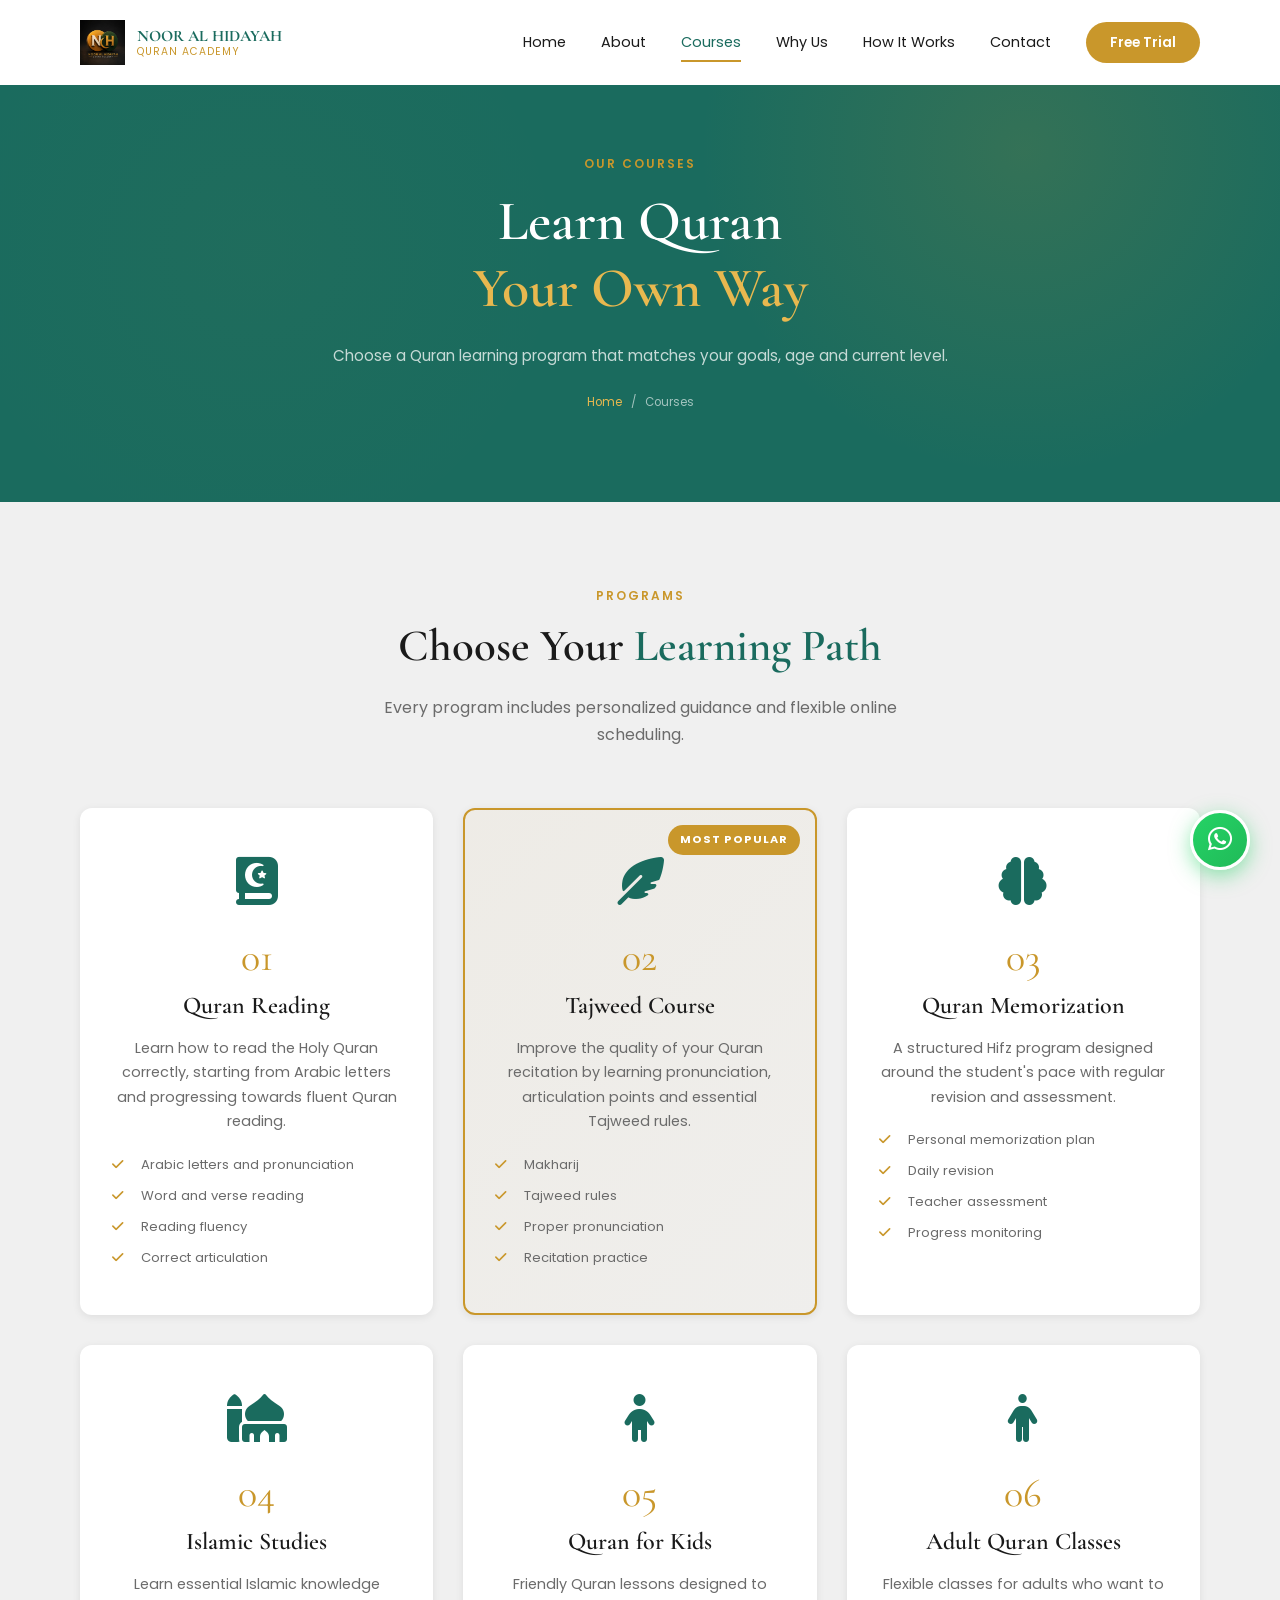
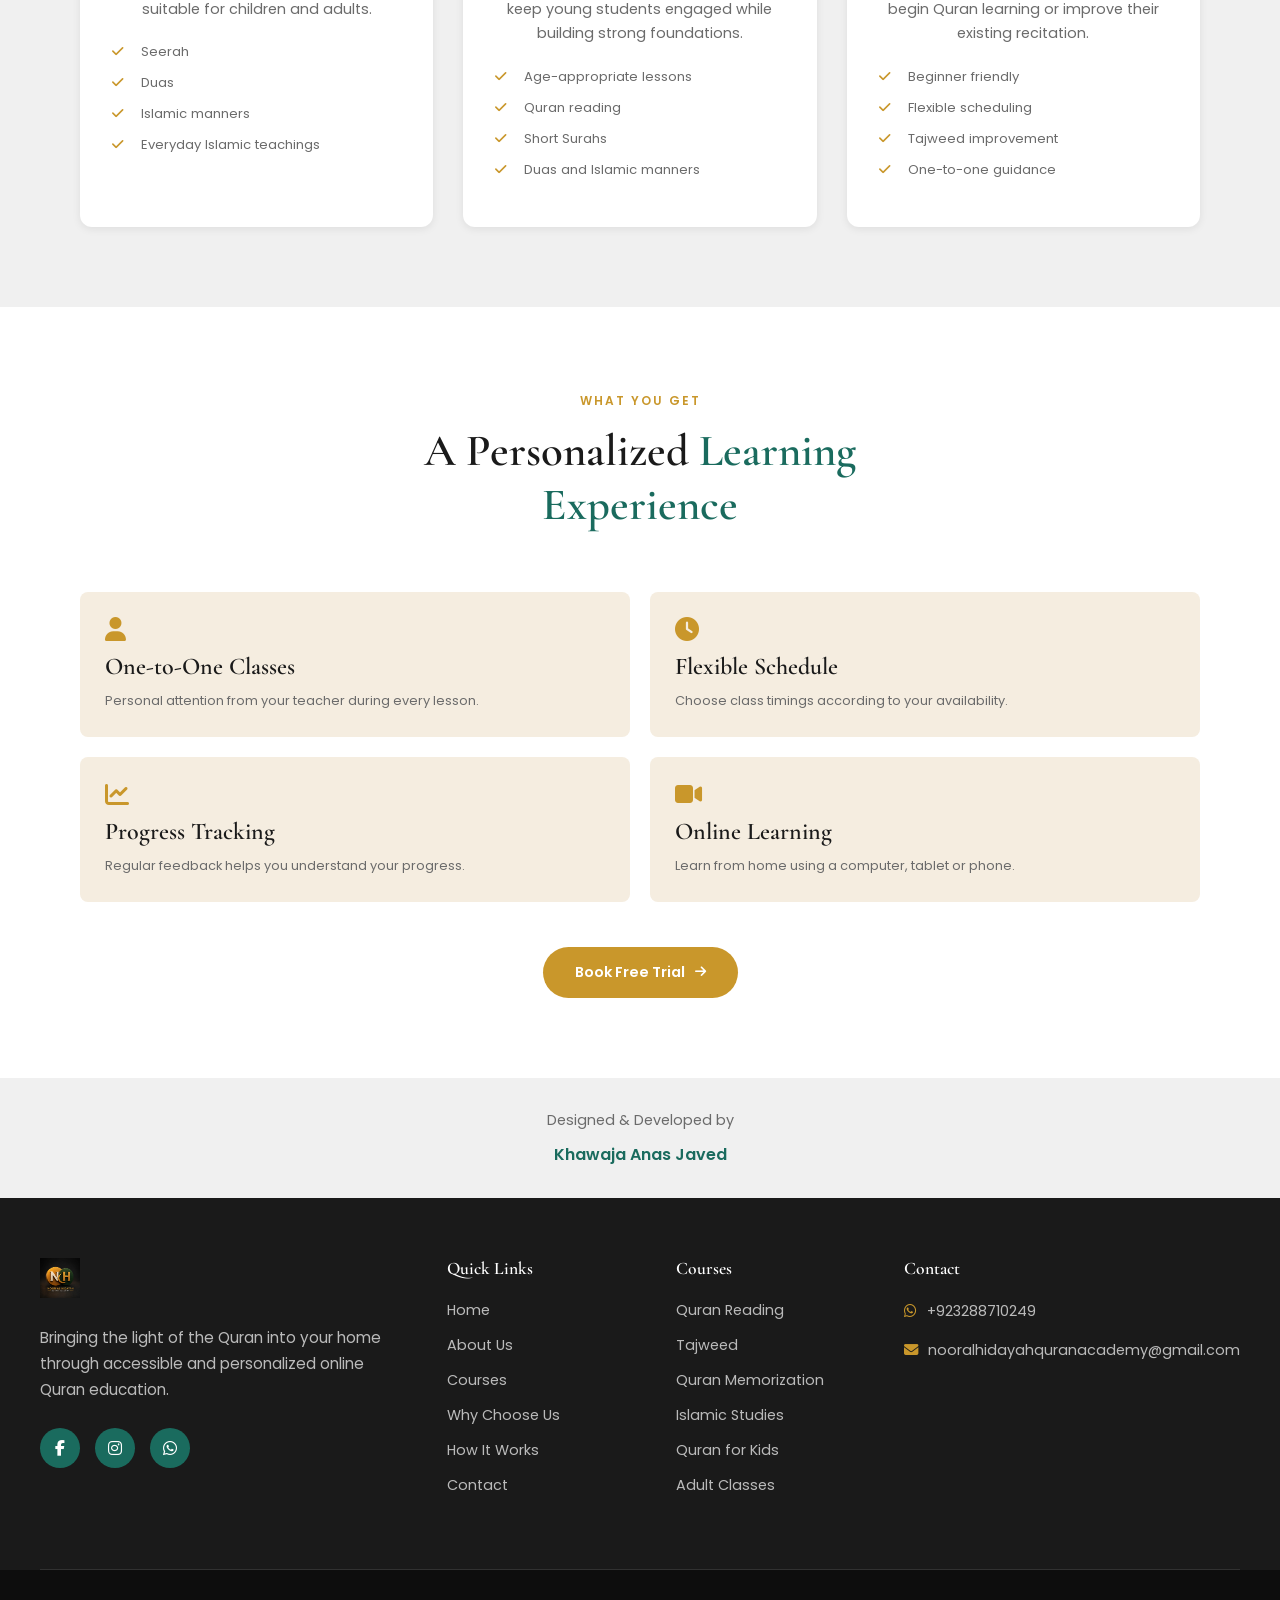
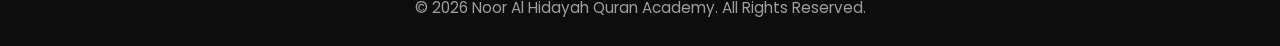
<file: courses.html>
<!DOCTYPE html>
<html lang="en">

<head>

<meta charset="UTF-8">

<meta
name="viewport"
content="width=device-width, initial-scale=1.0"
>

<title>Courses | Noor Al Hidayah Quran Academy</title>

<meta
name="description"
content="Explore Quran Reading, Tajweed, Quran Memorization, Islamic Studies, Kids Quran and Adult Quran courses."
>

<link rel="icon" href="assets/logo.png">

<link
rel="preconnect"
href="https://fonts.googleapis.com"
>

<link
rel="preconnect"
href="https://fonts.gstatic.com"
crossorigin
>

<link
href="https://fonts.googleapis.com/css2?family=Cormorant+Garamond:wght@500;600;700&family=Poppins:wght@300;400;500;600;700&display=swap"
rel="stylesheet"
>

<link
rel="stylesheet"
href="https://cdnjs.cloudflare.com/ajax/libs/font-awesome/6.5.2/css/all.min.css"
>

<link rel="stylesheet" href="css/style.css">

</head>

<body>


<header class="header" id="header">

<div class="container nav-container">

<a href="index.html" class="logo">

<img src="assets/logo.png" alt="Noor Al Hidayah Logo">

<div class="logo-text">

<strong>NOOR AL HIDAYAH</strong>

<span>QURAN ACADEMY</span>

</div>

</a>


<nav class="navbar" id="navbar">

<a href="index.html" class="nav-link">Home</a>

<a href="about.html" class="nav-link">About</a>

<a href="courses.html" class="nav-link active">Courses</a>

<a href="why-us.html" class="nav-link">Why Us</a>

<a href="how-it-works.html" class="nav-link">How It Works</a>

<a href="contact.html" class="nav-link">Contact</a>

<a href="contact.html#trial" class="nav-button">Free Trial</a>

</nav>


<button
class="menu-toggle"
id="menu-toggle"
>

<i class="fas fa-bars"></i>

</button>

</div>

</header>



<section class="page-hero">

<div class="hero-pattern"></div>

<div class="container page-hero-content reveal">

<span class="section-label">
OUR COURSES
</span>

<h1>

Learn Quran

<span>Your Own Way</span>

</h1>

<p>

Choose a Quran learning program that matches your
goals, age and current level.

</p>

<div class="breadcrumb">

<a href="index.html">Home</a>

&nbsp; / &nbsp;

Courses

</div>

</div>

</section>



<section class="section courses">

<div class="container">


<div class="section-heading reveal">

<span class="section-label">
PROGRAMS
</span>

<h2>

Choose Your

<span>Learning Path</span>

</h2>

<p>

Every program includes personalized guidance and
flexible online scheduling.

</p>

</div>


<div class="courses-grid">


<article
class="course-card reveal course-detail"
id="quran-reading"
>

<div class="course-icon">

<i class="fas fa-book-quran"></i>

</div>

<span class="course-number">01</span>

<h3>Quran Reading</h3>

<p>

Learn how to read the Holy Quran correctly,
starting from Arabic letters and progressing
towards fluent Quran reading.

</p>

<ul>

<li>
<i class="fas fa-check"></i>
Arabic letters and pronunciation
</li>

<li>
<i class="fas fa-check"></i>
Word and verse reading
</li>

<li>
<i class="fas fa-check"></i>
Reading fluency
</li>

<li>
<i class="fas fa-check"></i>
Correct articulation
</li>

</ul>

</article>



<article
class="course-card featured reveal course-detail"
id="tajweed"
>

<div class="popular">
MOST POPULAR
</div>

<div class="course-icon">

<i class="fas fa-feather-pointed"></i>

</div>

<span class="course-number">02</span>

<h3>Tajweed Course</h3>

<p>

Improve the quality of your Quran recitation by
learning pronunciation, articulation points and
essential Tajweed rules.

</p>

<ul>

<li>
<i class="fas fa-check"></i>
Makharij
</li>

<li>
<i class="fas fa-check"></i>
Tajweed rules
</li>

<li>
<i class="fas fa-check"></i>
Proper pronunciation
</li>

<li>
<i class="fas fa-check"></i>
Recitation practice
</li>

</ul>

</article>



<article
class="course-card reveal course-detail"
id="memorization"
>

<div class="course-icon">

<i class="fas fa-brain"></i>

</div>

<span class="course-number">03</span>

<h3>Quran Memorization</h3>

<p>

A structured Hifz program designed around the
student's pace with regular revision and assessment.

</p>

<ul>

<li>
<i class="fas fa-check"></i>
Personal memorization plan
</li>

<li>
<i class="fas fa-check"></i>
Daily revision
</li>

<li>
<i class="fas fa-check"></i>
Teacher assessment
</li>

<li>
<i class="fas fa-check"></i>
Progress monitoring
</li>

</ul>

</article>



<article
class="course-card reveal course-detail"
id="islamic-studies"
>

<div class="course-icon">

<i class="fas fa-mosque"></i>

</div>

<span class="course-number">04</span>

<h3>Islamic Studies</h3>

<p>

Learn essential Islamic knowledge suitable for
children and adults.

</p>

<ul>

<li>
<i class="fas fa-check"></i>
Seerah
</li>

<li>
<i class="fas fa-check"></i>
Duas
</li>

<li>
<i class="fas fa-check"></i>
Islamic manners
</li>

<li>
<i class="fas fa-check"></i>
Everyday Islamic teachings
</li>

</ul>

</article>



<article
class="course-card reveal course-detail"
id="kids"
>

<div class="course-icon">

<i class="fas fa-child"></i>

</div>

<span class="course-number">05</span>

<h3>Quran for Kids</h3>

<p>

Friendly Quran lessons designed to keep young
students engaged while building strong foundations.

</p>

<ul>

<li>
<i class="fas fa-check"></i>
Age-appropriate lessons
</li>

<li>
<i class="fas fa-check"></i>
Quran reading
</li>

<li>
<i class="fas fa-check"></i>
Short Surahs
</li>

<li>
<i class="fas fa-check"></i>
Duas and Islamic manners
</li>

</ul>

</article>



<article
class="course-card reveal course-detail"
id="adults"
>

<div class="course-icon">

<i class="fas fa-person"></i>

</div>

<span class="course-number">06</span>

<h3>Adult Quran Classes</h3>

<p>

Flexible classes for adults who want to begin Quran
learning or improve their existing recitation.

</p>

<ul>

<li>
<i class="fas fa-check"></i>
Beginner friendly
</li>

<li>
<i class="fas fa-check"></i>
Flexible scheduling
</li>

<li>
<i class="fas fa-check"></i>
Tajweed improvement
</li>

<li>
<i class="fas fa-check"></i>
One-to-one guidance
</li>

</ul>

</article>


</div>

</div>

</section>



<section class="section process">

<div class="container">


<div class="section-heading reveal">

<span class="section-label">
WHAT YOU GET
</span>

<h2>

A Personalized

<span>Learning Experience</span>

</h2>

</div>


<div class="course-details-list">


<div class="course-detail-box reveal">

<i class="fas fa-user"></i>

<h3>One-to-One Classes</h3>

<p>

Personal attention from your teacher during every lesson.

</p>

</div>


<div class="course-detail-box reveal">

<i class="fas fa-clock"></i>

<h3>Flexible Schedule</h3>

<p>

Choose class timings according to your availability.

</p>

</div>


<div class="course-detail-box reveal">

<i class="fas fa-chart-line"></i>

<h3>Progress Tracking</h3>

<p>

Regular feedback helps you understand your progress.

</p>

</div>


<div class="course-detail-box reveal">

<i class="fas fa-video"></i>

<h3>Online Learning</h3>

<p>

Learn from home using a computer, tablet or phone.

</p>

</div>

</div>


<div class="center-action">

<a
href="contact.html#trial"
class="btn btn-gold"
>

Book Free Trial

<i class="fas fa-arrow-right"></i>

</a>

</div>

</div>

</section>



<!-- DEVELOPER INFO -->

<section class="section developer-credit">

<div class="container" style="text-align: center;">

<p style="color: var(--muted); font-size: 0.9rem; margin-bottom: 10px;">

Designed & Developed by
</p>

<a href="https://hellofromanas.github.io/portfolio/" target="_blank" rel="noopener noreferrer" style="color: var(--emerald); font-weight: 600; font-size: 1rem;">

Khawaja Anas Javed

</a>

</div>

</section>



<footer class="footer">

<div class="container footer-grid">

<div class="footer-brand">

<img src="assets/logo.png" alt="Noor Al Hidayah Logo">

<p>

Bringing the light of the Quran into your home
through accessible and personalized online Quran education.

</p>

<div class="socials">

<a href="https://www.facebook.com/nooralhidayahquranacademy" aria-label="Facebook">
<i class="fab fa-facebook-f"></i>
</a>

<a href="https://www.instagram.com/nooralhidayahquranacademy" aria-label="Instagram">
<i class="fab fa-instagram"></i>
</a>

<a
    href="https://wa.me/923288710249"
    aria-label="WhatsApp"
>
<i class="fab fa-whatsapp"></i>
</a>

</div>

</div>


<div class="footer-column">

<h3>Quick Links</h3>

<a href="index.html">Home</a>

<a href="about.html">About Us</a>

<a href="courses.html">Courses</a>

<a href="why-us.html">Why Choose Us</a>

<a href="how-it-works.html">How It Works</a>

<a href="contact.html">Contact</a>

</div>


<div class="footer-column">

<h3>Courses</h3>

<a href="#quran-reading">Quran Reading</a>

<a href="#tajweed">Tajweed</a>

<a href="#memorization">Quran Memorization</a>

<a href="#islamic-studies">Islamic Studies</a>

<a href="#kids">Quran for Kids</a>

<a href="#adults">Adult Classes</a>

</div>


<div class="footer-column">

<h3>Contact</h3>

<p>
<i class="fab fa-whatsapp"></i>
+923288710249
</p>

<p>
<i class="fas fa-envelope"></i>
nooralhidayahquranacademy@gmail.com
</p>

</div>

</div>


<div class="footer-bottom">

<div class="container">

<p>

© <span id="year"></span>

Noor Al Hidayah Quran Academy.

All Rights Reserved.

</p>

</div>

</div>

</footer>


<a
href="https://wa.me/923288710249"
class="whatsapp-float"
target="_blank"
rel="noopener"
>

<i class="fab fa-whatsapp"></i>

</a>


<script src="js/script.js"></script>

</body>

</html>
</file>
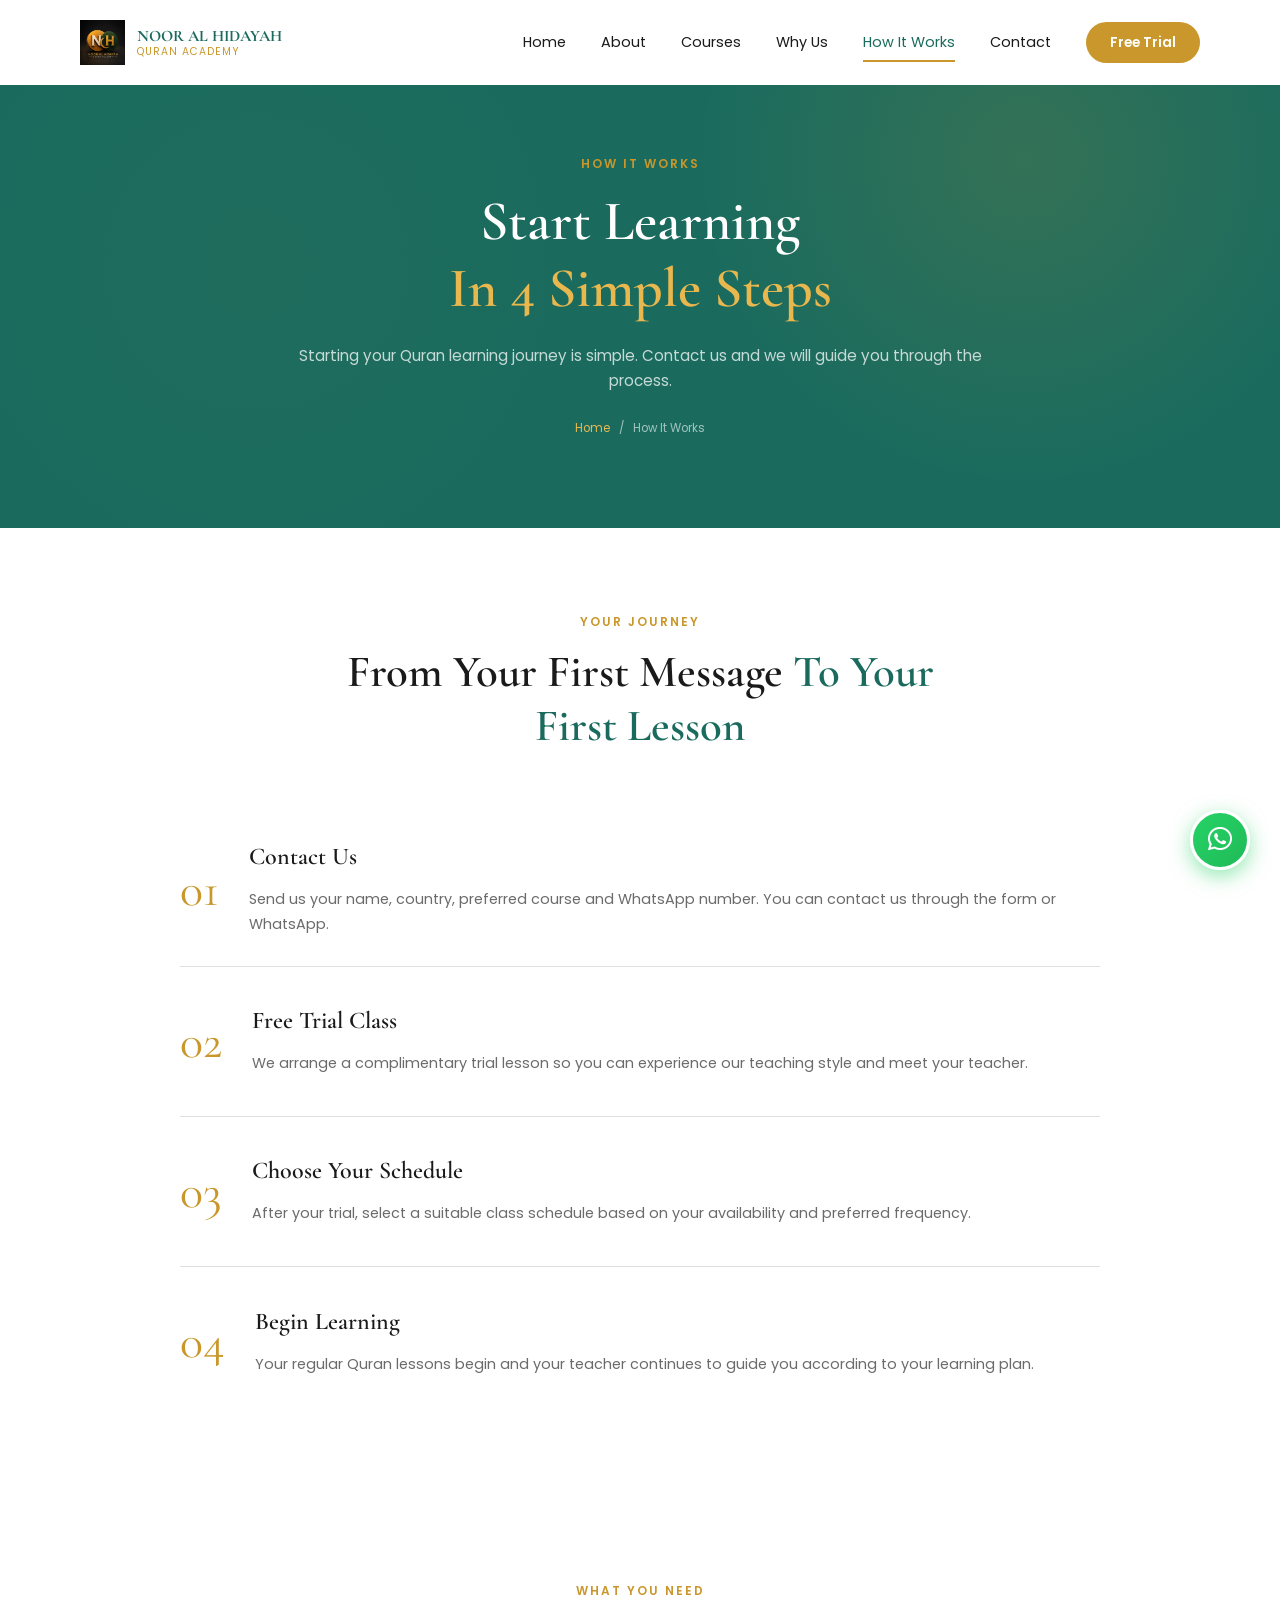
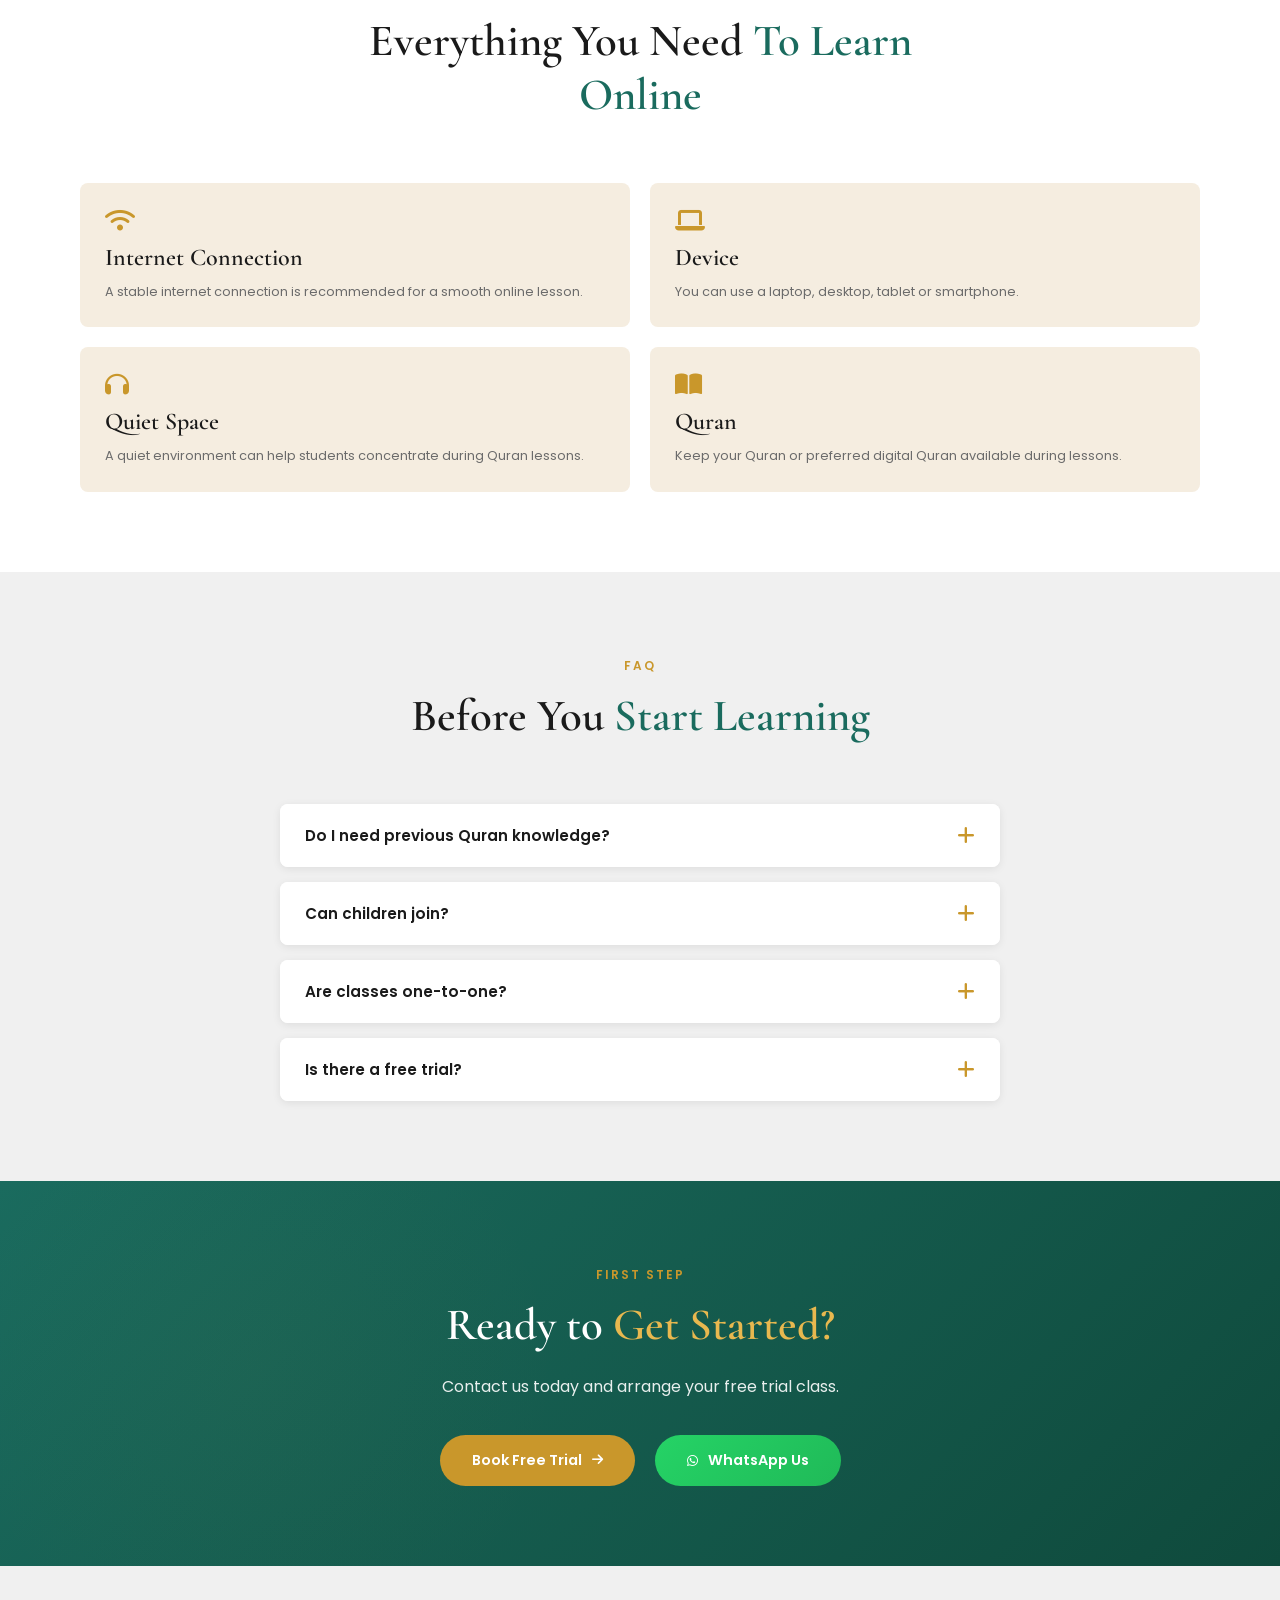
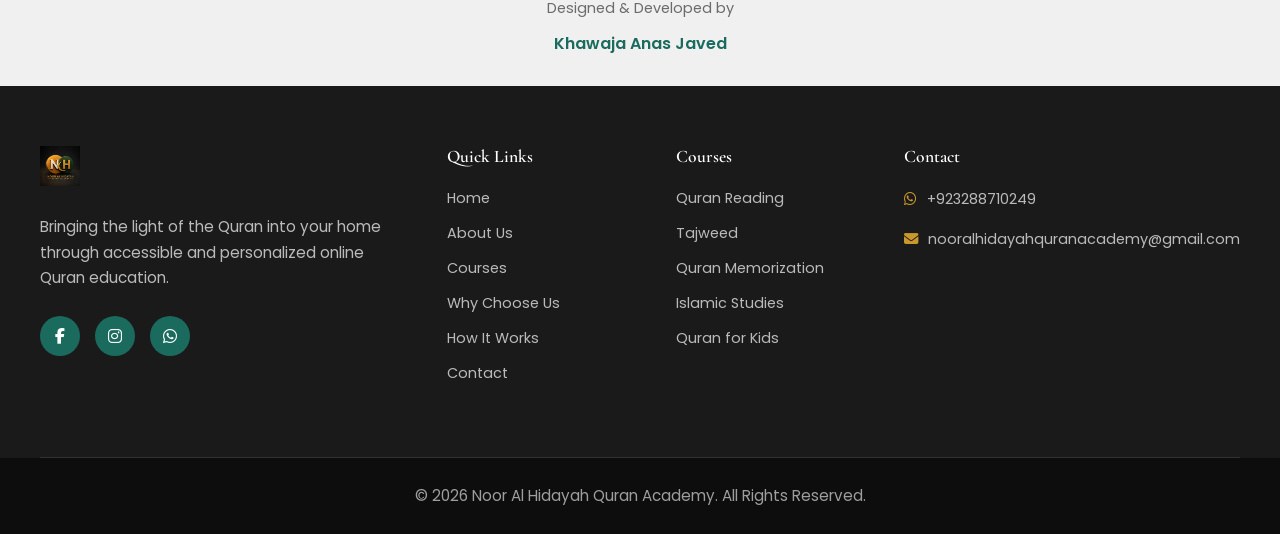
<file: how-it-works.html>
<!DOCTYPE html>
<html lang="en">

<head>

<meta charset="UTF-8">

<meta name="viewport" content="width=device-width, initial-scale=1.0">

<title>How It Works | Noor Al Hidayah Quran Academy</title>

<meta
name="description"
content="Learn how to start online Quran classes with Noor Al Hidayah Quran Academy."
>

<link rel="icon" href="assets/logo.png">

<link
href="https://fonts.googleapis.com/css2?family=Cormorant+Garamond:wght@500;600;700&family=Poppins:wght@300;400;500;600;700&display=swap"
rel="stylesheet"
>

<link
rel="stylesheet"
href="https://cdnjs.cloudflare.com/ajax/libs/font-awesome/6.5.2/css/all.min.css"
>

<link rel="stylesheet" href="css/style.css">

</head>

<body>


<header class="header" id="header">

<div class="container nav-container">

<a href="index.html" class="logo">

<img src="assets/logo.png" alt="Noor Al Hidayah Logo">

<div class="logo-text">

<strong>NOOR AL HIDAYAH</strong>

<span>QURAN ACADEMY</span>

</div>

</a>


<nav class="navbar" id="navbar">

<a href="index.html" class="nav-link">Home</a>

<a href="about.html" class="nav-link">About</a>

<a href="courses.html" class="nav-link">Courses</a>

<a href="why-us.html" class="nav-link">Why Us</a>

<a href="how-it-works.html" class="nav-link active">How It Works</a>

<a href="contact.html" class="nav-link">Contact</a>

<a href="contact.html#trial" class="nav-button">Free Trial</a>

</nav>


<button class="menu-toggle" id="menu-toggle">

<i class="fas fa-bars"></i>

</button>

</div>

</header>



<section class="page-hero">

<div class="hero-pattern"></div>

<div class="container page-hero-content reveal">

<span class="section-label">
HOW IT WORKS
</span>

<h1>

Start Learning

<span>In 4 Simple Steps</span>

</h1>

<p>

Starting your Quran learning journey is simple.
Contact us and we will guide you through the process.

</p>

<div class="breadcrumb">

<a href="index.html">Home</a>

&nbsp; / &nbsp;

How It Works

</div>

</div>

</section>



<section class="section process">

<div class="container process-large">


<div class="section-heading reveal">

<span class="section-label">
YOUR JOURNEY
</span>

<h2>

From Your First Message

<span>To Your First Lesson</span>

</h2>

</div>


<div class="steps">


<div class="step reveal">

<div class="step-number">
01
</div>

<div>

<h3>Contact Us</h3>

<p>

Send us your name, country, preferred course
and WhatsApp number. You can contact us through
the form or WhatsApp.

</p>

</div>

</div>


<div class="step reveal">

<div class="step-number">
02
</div>

<div>

<h3>Free Trial Class</h3>

<p>

We arrange a complimentary trial lesson so you
can experience our teaching style and meet your teacher.

</p>

</div>

</div>


<div class="step reveal">

<div class="step-number">
03
</div>

<div>

<h3>Choose Your Schedule</h3>

<p>

After your trial, select a suitable class schedule
based on your availability and preferred frequency.

</p>

</div>

</div>


<div class="step reveal">

<div class="step-number">
04
</div>

<div>

<h3>Begin Learning</h3>

<p>

Your regular Quran lessons begin and your teacher
continues to guide you according to your learning plan.

</p>

</div>

</div>

</div>

</div>

</section>



<section class="section about">

<div class="container">


<div class="section-heading reveal">

<span class="section-label">
WHAT YOU NEED
</span>

<h2>

Everything You Need

<span>To Learn Online</span>

</h2>

</div>


<div class="course-details-list">


<div class="course-detail-box reveal">

<i class="fas fa-wifi"></i>

<h3>Internet Connection</h3>

<p>

A stable internet connection is recommended
for a smooth online lesson.

</p>

</div>


<div class="course-detail-box reveal">

<i class="fas fa-laptop"></i>

<h3>Device</h3>

<p>

You can use a laptop, desktop, tablet or smartphone.

</p>

</div>


<div class="course-detail-box reveal">

<i class="fas fa-headphones"></i>

<h3>Quiet Space</h3>

<p>

A quiet environment can help students concentrate
during Quran lessons.

</p>

</div>


<div class="course-detail-box reveal">

<i class="fas fa-book-open"></i>

<h3>Quran</h3>

<p>

Keep your Quran or preferred digital Quran available
during lessons.

</p>

</div>

</div>

</div>

</section>



<!-- FAQ -->

<section class="section faq">

<div class="container faq-container">


<div class="section-heading reveal">

<span class="section-label">
FAQ
</span>

<h2>

Before You

<span>Start Learning</span>

</h2>

</div>


<div class="faq-list">


<div class="faq-item">

<button class="faq-question">

Do I need previous Quran knowledge?

<i class="fas fa-plus"></i>

</button>

<div class="faq-answer">

<p>

No. Beginners are welcome. Your teacher can start
from the appropriate level based on your current ability.

</p>

</div>

</div>


<div class="faq-item">

<button class="faq-question">

Can children join?

<i class="fas fa-plus"></i>

</button>

<div class="faq-answer">

<p>

Yes. We offer Quran learning programs specifically
designed for children.

</p>

</div>

</div>


<div class="faq-item">

<button class="faq-question">

Are classes one-to-one?

<i class="fas fa-plus"></i>

</button>

<div class="faq-answer">

<p>

Yes. Our standard learning model is personalized
one-to-one online instruction.

</p>

</div>

</div>


<div class="faq-item">

<button class="faq-question">

Is there a free trial?

<i class="fas fa-plus"></i>

</button>

<div class="faq-answer">

<p>

Yes. Contact us to arrange a free trial lesson.

</p>

</div>

</div>

</div>

</div>

</section>



<section class="trial">

<div class="trial-pattern"></div>

<div class="container trial-content reveal">

<span class="section-label">
FIRST STEP
</span>

<h2>

Ready to

<span>Get Started?</span>

</h2>

<p>

Contact us today and arrange your free trial class.

</p>

<div class="trial-buttons">

<a
href="contact.html#trial"
class="btn btn-gold"
>

Book Free Trial

<i class="fas fa-arrow-right"></i>

</a>

<a
href="https://wa.me/923288710249"
class="btn btn-whatsapp"
target="_blank"
rel="noopener"
>

<i class="fab fa-whatsapp"></i>

WhatsApp Us

</a>

</div>

</div>

</section>



<!-- DEVELOPER INFO -->

<section class="section developer-credit">

<div class="container" style="text-align: center;">

<p style="color: var(--muted); font-size: 0.9rem; margin-bottom: 10px;">

Designed & Developed by
</p>

<a href="https://hellofromanas.github.io/portfolio/" target="_blank" rel="noopener noreferrer" style="color: var(--emerald); font-weight: 600; font-size: 1rem;">

Khawaja Anas Javed

</a>

</div>

</section>



<footer class="footer">

<div class="container footer-grid">

<div class="footer-brand">

<img src="assets/logo.png" alt="Noor Al Hidayah Logo">

<p>

Bringing the light of the Quran into your home
through accessible and personalized online Quran education.

</p>

<div class="socials">

<a href="https://www.facebook.com/nooralhidayahquranacademy"><i class="fab fa-facebook-f"></i></a>

<a href="https://www.instagram.com/nooralhidayahquranacademy"><i class="fab fa-instagram"></i></a>

<a href="https://wa.me/923288710249">
<i class="fab fa-whatsapp"></i>
</a>

</div>

</div>


<div class="footer-column">

<h3>Quick Links</h3>

<a href="index.html">Home</a>

<a href="about.html">About Us</a>

<a href="courses.html">Courses</a>

<a href="why-us.html">Why Choose Us</a>

<a href="how-it-works.html">How It Works</a>

<a href="contact.html">Contact</a>

</div>


<div class="footer-column">

<h3>Courses</h3>

<a href="courses.html#quran-reading">Quran Reading</a>

<a href="courses.html#tajweed">Tajweed</a>

<a href="courses.html#memorization">Quran Memorization</a>

<a href="courses.html#islamic-studies">Islamic Studies</a>

<a href="courses.html#kids">Quran for Kids</a>

</div>


<div class="footer-column">

<h3>Contact</h3>

<p>
<i class="fab fa-whatsapp"></i>
+923288710249
</p>

<p>
<i class="fas fa-envelope"></i>
nooralhidayahquranacademy@gmail.com
</p>

</div>

</div>


<div class="footer-bottom">

<div class="container">

<p>

© <span id="year"></span>

Noor Al Hidayah Quran Academy.

All Rights Reserved.

</p>

</div>

</div>

</footer>


<a
href="https://wa.me/923288710249"
class="whatsapp-float"
target="_blank"
rel="noopener"
>

<i class="fab fa-whatsapp"></i>

</a>


<script src="js/script.js"></script>

</body>

</html>
</file>
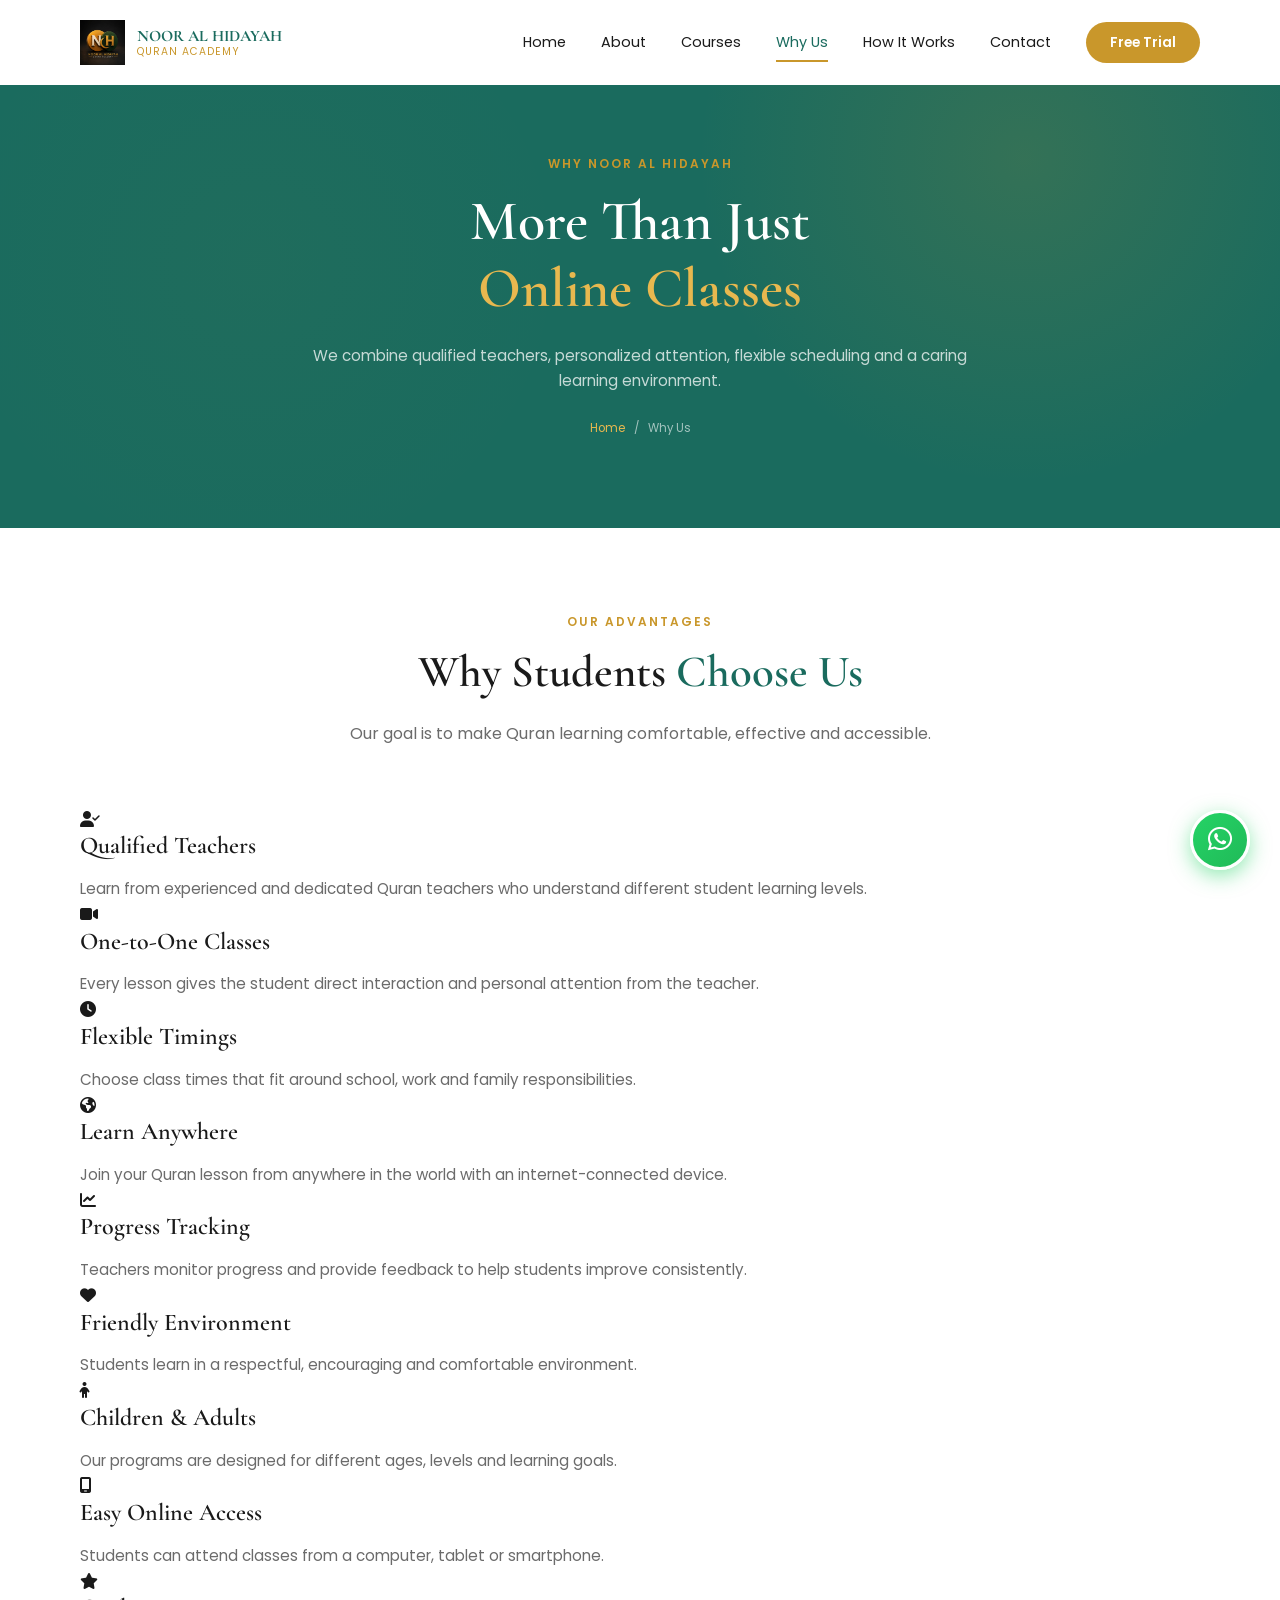
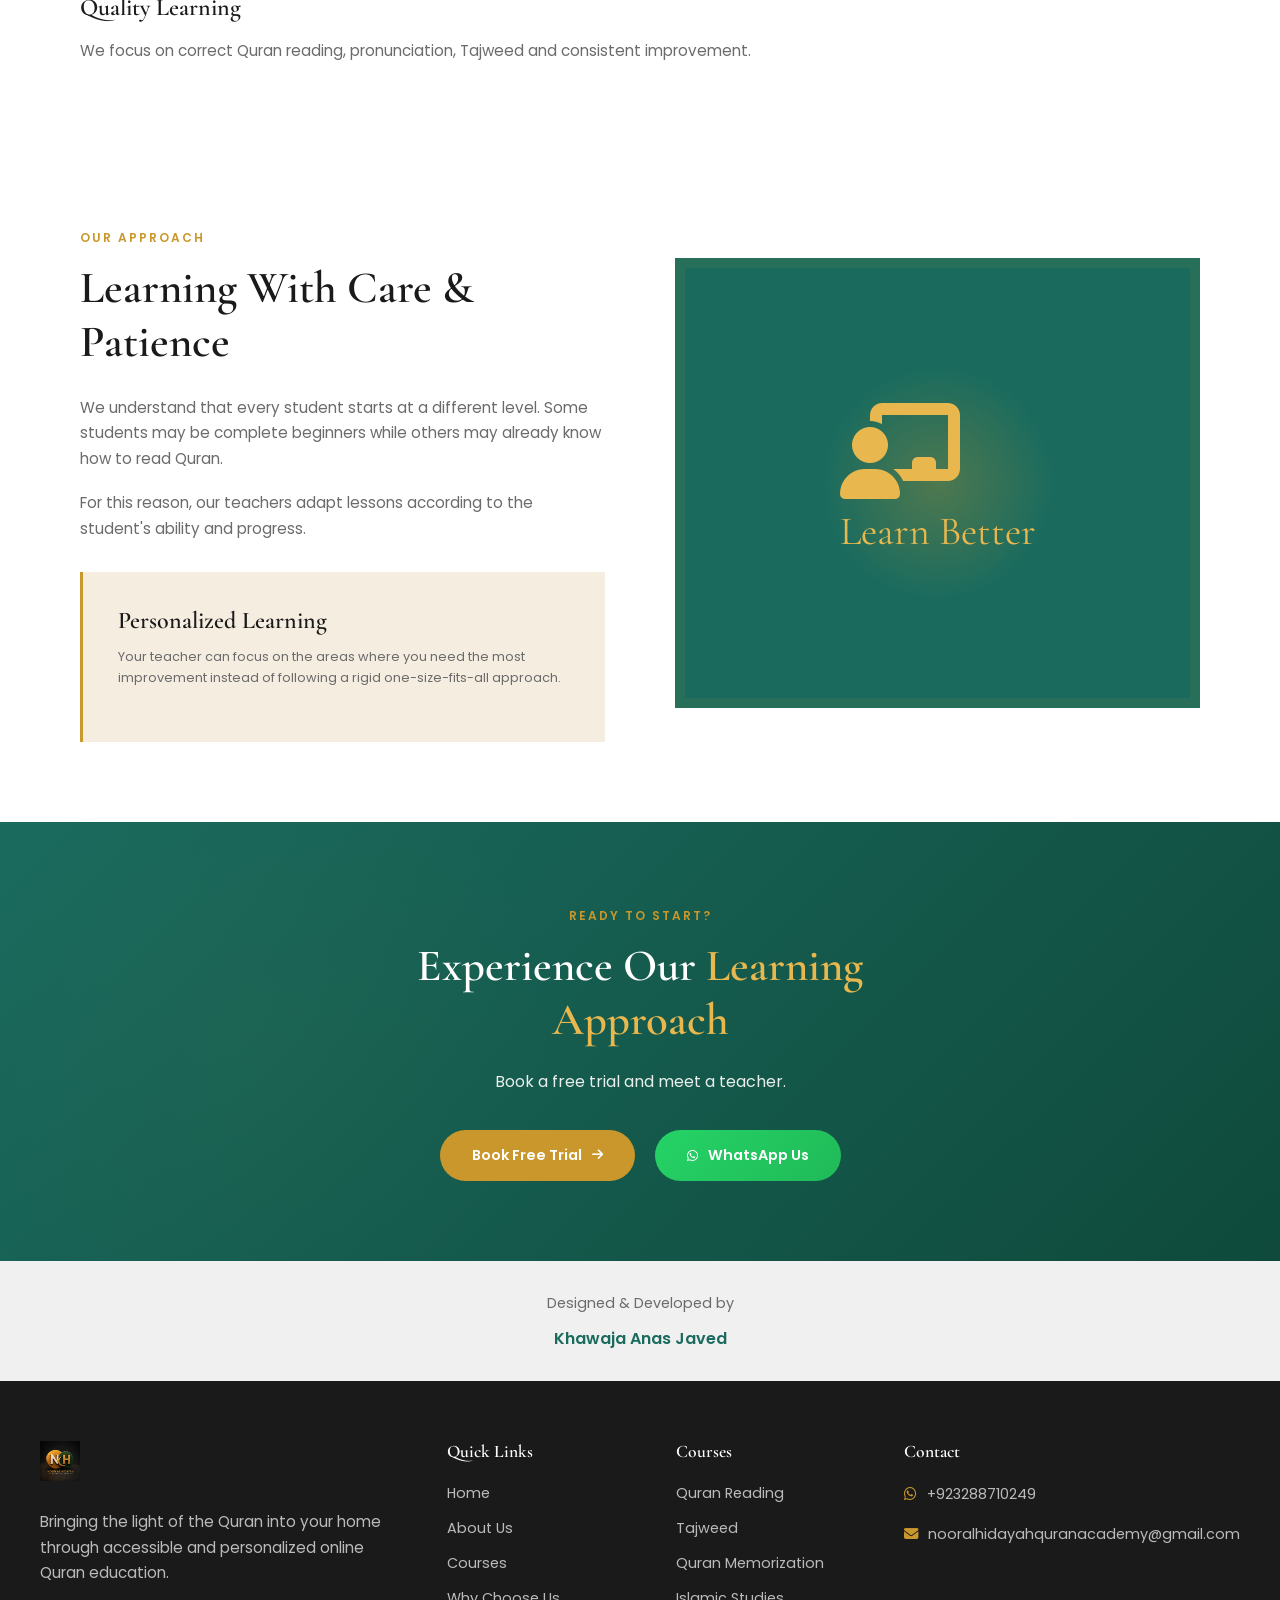
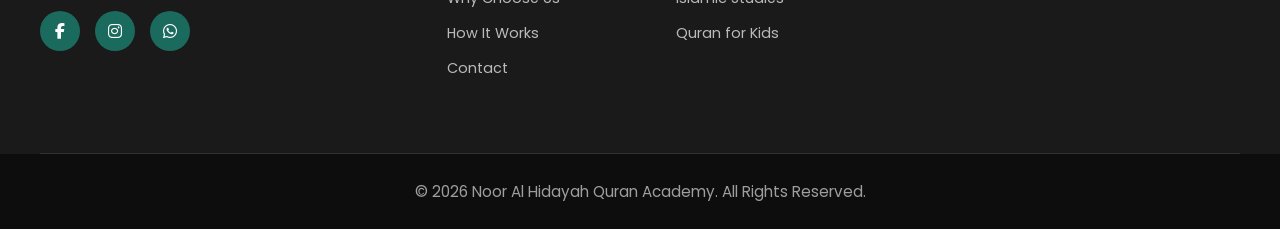
<file: why-us.html>
<!DOCTYPE html>
<html lang="en">

<head>

<meta charset="UTF-8">

<meta name="viewport" content="width=device-width, initial-scale=1.0">

<title>Why Choose Us | Noor Al Hidayah Quran Academy</title>

<meta
name="description"
content="Discover why students choose Noor Al Hidayah for online Quran learning."
>

<link rel="icon" href="assets/logo.png">

<link
href="https://fonts.googleapis.com/css2?family=Cormorant+Garamond:wght@500;600;700&family=Poppins:wght@300;400;500;600;700&display=swap"
rel="stylesheet"
>

<link
rel="stylesheet"
href="https://cdnjs.cloudflare.com/ajax/libs/font-awesome/6.5.2/css/all.min.css"
>

<link rel="stylesheet" href="css/style.css">

</head>

<body>


<header class="header" id="header">

<div class="container nav-container">

<a href="index.html" class="logo">

<img src="assets/logo.png" alt="Noor Al Hidayah Logo">

<div class="logo-text">

<strong>NOOR AL HIDAYAH</strong>

<span>QURAN ACADEMY</span>

</div>

</a>


<nav class="navbar" id="navbar">

<a href="index.html" class="nav-link">Home</a>

<a href="about.html" class="nav-link">About</a>

<a href="courses.html" class="nav-link">Courses</a>

<a href="why-us.html" class="nav-link active">Why Us</a>

<a href="how-it-works.html" class="nav-link">How It Works</a>

<a href="contact.html" class="nav-link">Contact</a>

<a href="contact.html#trial" class="nav-button">Free Trial</a>

</nav>


<button class="menu-toggle" id="menu-toggle">

<i class="fas fa-bars"></i>

</button>

</div>

</header>



<section class="page-hero">

<div class="hero-pattern"></div>

<div class="container page-hero-content reveal">

<span class="section-label">
WHY NOOR AL HIDAYAH
</span>

<h1>

More Than Just

<span>Online Classes</span>

</h1>

<p>

We combine qualified teachers, personalized attention,
flexible scheduling and a caring learning environment.

</p>

<div class="breadcrumb">

<a href="index.html">Home</a>

&nbsp; / &nbsp;

Why Us

</div>

</div>

</section>



<section class="section why-us">

<div class="container">


<div class="section-heading light reveal">

<span class="section-label">
OUR ADVANTAGES
</span>

<h2>

Why Students

<span>Choose Us</span>

</h2>

<p>

Our goal is to make Quran learning comfortable,
effective and accessible.

</p>

</div>


<div class="features-grid">


<div class="feature reveal">

<div class="feature-icon">
<i class="fas fa-user-check"></i>
</div>

<h3>Qualified Teachers</h3>

<p>

Learn from experienced and dedicated Quran teachers
who understand different student learning levels.

</p>

</div>


<div class="feature reveal">

<div class="feature-icon">
<i class="fas fa-video"></i>
</div>

<h3>One-to-One Classes</h3>

<p>

Every lesson gives the student direct interaction
and personal attention from the teacher.

</p>

</div>


<div class="feature reveal">

<div class="feature-icon">
<i class="fas fa-clock"></i>
</div>

<h3>Flexible Timings</h3>

<p>

Choose class times that fit around school, work
and family responsibilities.

</p>

</div>


<div class="feature reveal">

<div class="feature-icon">
<i class="fas fa-earth-americas"></i>
</div>

<h3>Learn Anywhere</h3>

<p>

Join your Quran lesson from anywhere in the world
with an internet-connected device.

</p>

</div>


<div class="feature reveal">

<div class="feature-icon">
<i class="fas fa-chart-line"></i>
</div>

<h3>Progress Tracking</h3>

<p>

Teachers monitor progress and provide feedback to
help students improve consistently.

</p>

</div>


<div class="feature reveal">

<div class="feature-icon">
<i class="fas fa-heart"></i>
</div>

<h3>Friendly Environment</h3>

<p>

Students learn in a respectful, encouraging and
comfortable environment.

</p>

</div>


<div class="feature reveal">

<div class="feature-icon">
<i class="fas fa-child"></i>
</div>

<h3>Children & Adults</h3>

<p>

Our programs are designed for different ages,
levels and learning goals.

</p>

</div>


<div class="feature reveal">

<div class="feature-icon">
<i class="fas fa-mobile-screen"></i>
</div>

<h3>Easy Online Access</h3>

<p>

Students can attend classes from a computer,
tablet or smartphone.

</p>

</div>


<div class="feature reveal">

<div class="feature-icon">
<i class="fas fa-star"></i>
</div>

<h3>Quality Learning</h3>

<p>

We focus on correct Quran reading, pronunciation,
Tajweed and consistent improvement.

</p>

</div>


</div>

</div>

</section>



<section class="section about">

<div class="container content-grid">


<div class="content-text reveal">

<span class="section-label">
OUR APPROACH
</span>

<h2>

Learning With

<span>Care & Patience</span>

</h2>

<p>

We understand that every student starts at a different
level. Some students may be complete beginners while
others may already know how to read Quran.

</p>

<p>

For this reason, our teachers adapt lessons according
to the student's ability and progress.

</p>

<div class="info-box">

<h3>

Personalized Learning

</h3>

<p>

Your teacher can focus on the areas where you need
the most improvement instead of following a rigid
one-size-fits-all approach.

</p>

</div>

</div>


<div class="content-image reveal">

<div>

<i class="fas fa-chalkboard-teacher"></i>

<span>Learn Better</span>

</div>

</div>

</div>

</section>



<section class="trial">

<div class="trial-pattern"></div>

<div class="container trial-content reveal">

<span class="section-label">
READY TO START?
</span>

<h2>

Experience Our

<span>Learning Approach</span>

</h2>

<p>

Book a free trial and meet a teacher.

</p>

<div class="trial-buttons">

<a
href="contact.html#trial"
class="btn btn-gold"
>

Book Free Trial

<i class="fas fa-arrow-right"></i>

</a>

<a
href="https://wa.me/923288710249"
class="btn btn-whatsapp"
target="_blank"
rel="noopener"
>

<i class="fab fa-whatsapp"></i>

WhatsApp Us

</a>

</div>

</div>

</section>



<!-- DEVELOPER INFO -->

<section class="section developer-credit">

<div class="container" style="text-align: center;">

<p style="color: var(--muted); font-size: 0.9rem; margin-bottom: 10px;">

Designed & Developed by
</p>

<a href="https://hellofromanas.github.io/portfolio/" target="_blank" rel="noopener noreferrer" style="color: var(--emerald); font-weight: 600; font-size: 1rem;">

Khawaja Anas Javed

</a>

</div>

</section>



<footer class="footer">

<div class="container footer-grid">

<div class="footer-brand">

<img src="assets/logo.png" alt="Noor Al Hidayah Logo">

<p>

Bringing the light of the Quran into your home
through accessible and personalized online Quran education.

</p>

<div class="socials">

<a href="https://www.facebook.com/nooralhidayahquranacademy"><i class="fab fa-facebook-f"></i></a>

<a href="https://www.instagram.com/nooralhidayahquranacademy"><i class="fab fa-instagram"></i></a>

<a href="https://wa.me/923288710249">
<i class="fab fa-whatsapp"></i>
</a>

</div>

</div>


<div class="footer-column">

<h3>Quick Links</h3>

<a href="index.html">Home</a>

<a href="about.html">About Us</a>

<a href="courses.html">Courses</a>

<a href="why-us.html">Why Choose Us</a>

<a href="how-it-works.html">How It Works</a>

<a href="contact.html">Contact</a>

</div>


<div class="footer-column">

<h3>Courses</h3>

<a href="courses.html#quran-reading">Quran Reading</a>

<a href="courses.html#tajweed">Tajweed</a>

<a href="courses.html#memorization">Quran Memorization</a>

<a href="courses.html#islamic-studies">Islamic Studies</a>

<a href="courses.html#kids">Quran for Kids</a>

</div>


<div class="footer-column">

<h3>Contact</h3>

<p>
<i class="fab fa-whatsapp"></i>
+923288710249
</p>

<p>
<i class="fas fa-envelope"></i>
nooralhidayahquranacademy@gmail.com
</p>

</div>

</div>


<div class="footer-bottom">

<div class="container">

<p>

© <span id="year"></span>
Noor Al Hidayah Quran Academy.
All Rights Reserved.

</p>

</div>

</div>

</footer>


<a
href="https://wa.me/923288710249"
class="whatsapp-float"
target="_blank"
rel="noopener"
>

<i class="fab fa-whatsapp"></i>

</a>


<script src="js/script.js"></script>

</body>

</html>
</file>
<file: css/style.css>
/* =====================================================
   NOOR AL HIDAYAH - COMPLETE STYLESHEET
   ===================================================== */

/* =====================================================
   ROOT VARIABLES & COLORS
   ===================================================== */

:root {
    --emerald: #1a6b5e;
    --emerald-dark: #0f4a3c;
    --emerald-light: #2a9b8e;
    
    --gold: #c9972b;
    --gold-light: #e8b84f;
    --gold-dark: #a07a1f;
    
    --ivory: #f5ede0;
    --ivory-dark: #ede3d6;
    
    --white: #ffffff;
    --black: #1a1a1a;
    --muted: #6b6b6b;
    --light-gray: #f0f0f0;
    --border: #e0e0e0;
    
    --heading-font: 'Cormorant Garamond', serif;
    --body-font: 'Poppins', sans-serif;
    
    --shadow-sm: 0 2px 8px rgba(0, 0, 0, 0.08);
    --shadow-md: 0 4px 16px rgba(0, 0, 0, 0.12);
    --shadow-lg: 0 8px 24px rgba(0, 0, 0, 0.16);
    
    --transition: all 0.3s ease;
}

/* =====================================================
   GLOBAL STYLES
   ===================================================== */

* {
    margin: 0;
    padding: 0;
    box-sizing: border-box;
}

html {
    scroll-behavior: smooth;
}

body {
    font-family: var(--body-font);
    color: var(--black);
    background: var(--white);
    line-height: 1.6;
}

/* =====================================================
   TYPOGRAPHY
   ===================================================== */

h1, h2, h3, h4, h5, h6 {
    font-family: var(--heading-font);
    font-weight: 600;
    line-height: 1.2;
}

h1 {
    font-size: 3.5rem;
    margin-bottom: 20px;
}

h2 {
    font-size: 2.8rem;
    margin-bottom: 20px;
    color: var(--black);
}

h3 {
    font-size: 1.5rem;
    margin-bottom: 15px;
}

p {
    font-size: 0.95rem;
    color: var(--muted);
    line-height: 1.7;
}

a {
    color: var(--emerald);
    text-decoration: none;
    transition: var(--transition);
}

a:hover {
    color: var(--emerald-dark);
}

/* =====================================================
   CONTAINER & LAYOUT
   ===================================================== */

.container {
    max-width: 1200px;
    margin: 0 auto;
    padding: 0 40px;
}

.section {
    padding: 80px 0;
}

.section-label {
    display: inline-block;
    font-size: 0.75rem;
    letter-spacing: 2px;
    text-transform: uppercase;
    color: var(--gold);
    font-weight: 600;
    margin-bottom: 15px;
}

.section-heading {
    text-align: center;
    margin-bottom: 60px;
    max-width: 600px;
    margin-left: auto;
    margin-right: auto;
}

.section-heading h2 span {
    color: var(--emerald);
}

.section-heading p {
    font-size: 1rem;
    color: var(--muted);
}

/* =====================================================
   BUTTONS
   ===================================================== */

.btn {
    display: inline-flex;
    align-items: center;
    gap: 10px;
    padding: 14px 32px;
    border-radius: 50px;
    font-size: 0.9rem;
    font-weight: 600;
    cursor: pointer;
    transition: var(--transition);
    text-decoration: none;
    border: none;
    font-family: var(--body-font);
}

.btn-gold {
    background: var(--gold);
    color: var(--white);
}

.btn-gold:hover {
    background: var(--gold-dark);
    transform: translateY(-2px);
    box-shadow: var(--shadow-md);
}

.btn-whatsapp {
    background: linear-gradient(135deg, #25d366 0%, #20ba58 100%);
    color: var(--white);
    border: none;
}

.btn-whatsapp:hover {
    background: linear-gradient(135deg, #20ba58 0%, #1da752 100%);
    transform: translateY(-2px);
    box-shadow: 0 6px 20px rgba(37, 211, 102, 0.4);
}

.btn-outline {
    background: var(--emerald);
    color: var(--white);
    border: 2px solid var(--emerald);
}

.btn-outline:hover {
    background: var(--emerald-dark);
    color: var(--white);
    border-color: var(--emerald-dark);
    transform: translateY(-2px);
    box-shadow: var(--shadow-md);
}

.btn i {
    font-size: 0.8rem;
}

/* =====================================================
   HEADER & NAVIGATION
   ===================================================== */

.header {
    background: var(--white);
    padding: 20px 0;
    position: fixed;
    width: 100%;
    top: 0;
    z-index: 1000;
    transition: var(--transition);
    box-shadow: none;
}

.header.scrolled {
    box-shadow: var(--shadow-sm);
    padding: 15px 0;
}

.nav-container {
    display: flex;
    align-items: center;
    justify-content: space-between;
    gap: 40px;
}

.logo {
    display: flex;
    align-items: center;
    gap: 12px;
    text-decoration: none;
    transition: var(--transition);
}

.logo img {
    height: 45px;
    width: auto;
}

.logo-text {
    display: flex;
    flex-direction: column;
    line-height: 1.2;
}

.logo-text strong {
    font-family: var(--heading-font);
    font-size: 1rem;
    color: var(--emerald);
}

.logo-text span {
    font-size: 0.65rem;
    color: var(--gold);
    letter-spacing: 1px;
    text-transform: uppercase;
}

.navbar {
    display: flex;
    align-items: center;
    gap: 35px;
}

.nav-link {
    font-size: 0.9rem;
    color: var(--black);
    position: relative;
    padding: 8px 0;
    transition: var(--transition);
}

.nav-link::after {
    content: '';
    position: absolute;
    bottom: 0;
    left: 0;
    width: 0;
    height: 2px;
    background: var(--gold);
    transition: var(--transition);
}

.nav-link:hover::after,
.nav-link.active::after {
    width: 100%;
}

.nav-link.active {
    color: var(--emerald);
}

.nav-button {
    background: var(--gold);
    color: var(--white);
    padding: 10px 24px;
    border-radius: 30px;
    font-size: 0.85rem;
    font-weight: 600;
    transition: var(--transition);
}

.nav-button:hover {
    background: var(--gold-dark);
    transform: translateY(-2px);
}

.menu-toggle {
    display: none;
    background: none;
    border: none;
    font-size: 1.5rem;
    cursor: pointer;
    color: var(--black);
}

/* =====================================================
   HERO SECTION
   ===================================================== */

.hero {
    padding-top: 120px;
    padding-bottom: 80px;
    background: linear-gradient(135deg, var(--emerald) 0%, var(--emerald-dark) 100%);
    color: var(--white);
    position: relative;
    overflow: hidden;
}

.hero-pattern {
    position: absolute;
    top: 0;
    left: 0;
    right: 0;
    bottom: 0;
    opacity: 0.1;
    background-image: radial-gradient(circle at 20% 50%, rgba(201,151,43,0.3), transparent 30%);
}

.hero-container {
    display: grid;
    grid-template-columns: 1fr 1fr;
    gap: 60px;
    align-items: center;
    position: relative;
    z-index: 2;
}

.hero-content {
    display: flex;
    flex-direction: column;
}

.eyebrow {
    display: flex;
    align-items: center;
    gap: 8px;
    font-size: 0.8rem;
    letter-spacing: 1px;
    text-transform: uppercase;
    color: var(--gold-light);
    margin-bottom: 20px;
}

.eyebrow i {
    font-size: 1rem;
}

.hero-content h1 {
    color: var(--white);
    margin-bottom: 25px;
    font-size: 3.8rem;
}

.hero-content h1 span {
    color: var(--gold-light);
    display: block;
}

.hero-content > p {
    font-size: 1.05rem;
    color: rgba(255, 255, 255, 0.85);
    max-width: 500px;
    margin-bottom: 35px;
}

.hero-buttons {
    display: flex;
    gap: 20px;
    margin-bottom: 50px;
}

.hero-trust {
    display: flex;
    flex-direction: column;
    gap: 15px;
}

.hero-trust > div {
    display: flex;
    align-items: center;
    gap: 12px;
    font-size: 0.9rem;
    color: rgba(255, 255, 255, 0.9);
}

.hero-trust i {
    color: var(--gold-light);
    font-size: 1.2rem;
}

.hero-visual {
    position: relative;
    display: flex;
    align-items: center;
    justify-content: center;
    min-height: 400px;
}

.hero-circle {
    position: absolute;
    border-radius: 50%;
    background: radial-gradient(circle at 30% 30%, rgba(255,255,255,0.2), rgba(255,255,255,0.05));
}

.circle-one {
    width: 250px;
    height: 250px;
    top: 20px;
    right: 50px;
}

.circle-two {
    width: 150px;
    height: 150px;
    bottom: 40px;
    right: 150px;
    opacity: 0.5;
}

.quran-card {
    background: rgba(255, 255, 255, 0.95);
    color: var(--black);
    padding: 50px 40px;
    border-radius: 20px;
    text-align: center;
    max-width: 350px;
    box-shadow: var(--shadow-lg);
    position: relative;
    z-index: 10;
}

.quran-decoration {
    font-size: 2.5rem;
    color: var(--gold-light);
    margin-bottom: 20px;
}

.arabic-text {
    font-size: 1.5rem;
    font-family: 'Arabic', Arial, sans-serif;
    color: var(--emerald);
    margin: 20px 0;
    line-height: 1.8;
}

.translation {
    font-size: 0.9rem;
    color: var(--muted);
    margin-bottom: 10px;
    font-style: italic;
}

.surah {
    font-size: 0.8rem;
    color: var(--gold);
    text-transform: uppercase;
    letter-spacing: 1px;
}

/* =====================================================
   STATS SECTION
   ===================================================== */

.stats {
    background: var(--ivory);
    padding: 60px 0;
}

.stats-grid {
    display: grid;
    grid-template-columns: repeat(4, 1fr);
    gap: 40px;
}

.stat-item {
    display: flex;
    align-items: center;
    gap: 20px;
}

.stat-item i {
    font-size: 2.5rem;
    color: var(--gold);
}

.stat-item strong {
    display: block;
    font-size: 2rem;
    color: var(--emerald);
    font-family: var(--heading-font);
}

.stat-item span {
    display: block;
    font-size: 0.9rem;
    color: var(--muted);
}

/* =====================================================
   ABOUT SECTION
   ===================================================== */

.about {
    background: var(--white);
}

.about-grid {
    display: grid;
    grid-template-columns: 1fr 1fr;
    gap: 60px;
    align-items: center;
}

.about-image {
    position: relative;
}

.image-frame {
    background: linear-gradient(135deg, var(--emerald), var(--emerald-light));
    padding: 3px;
    border-radius: 15px;
}

.arch-image {
    background: linear-gradient(135deg, var(--emerald), var(--emerald-light));
    min-height: 400px;
    border-radius: 12px;
    display: flex;
    align-items: center;
    justify-content: center;
}

.arch-content {
    text-align: center;
    color: var(--white);
}

.arch-content i {
    font-size: 4rem;
    margin-bottom: 20px;
    color: var(--gold-light);
}

.arch-content span {
    display: block;
    font-size: 2rem;
    font-family: var(--heading-font);
    margin-bottom: 10px;
}

.arch-content small {
    display: block;
    font-size: 0.85rem;
    opacity: 0.9;
}

.experience-badge {
    position: absolute;
    bottom: 20px;
    right: 20px;
    background: var(--gold);
    color: var(--white);
    padding: 25px;
    border-radius: 15px;
    text-align: center;
    box-shadow: var(--shadow-lg);
}

.experience-badge strong {
    display: block;
    font-size: 1.8rem;
    font-family: var(--heading-font);
}

.experience-badge span {
    display: block;
    font-size: 0.8rem;
    margin-top: 5px;
}

.about-content h2 span {
    color: var(--emerald);
}

.about-content > p {
    margin-bottom: 20px;
}

.about-list {
    display: grid;
    gap: 15px;
    margin: 35px 0;
}

.about-list > div {
    display: flex;
    align-items: flex-start;
    gap: 15px;
}

.about-list i {
    color: var(--gold);
    font-size: 1.2rem;
    margin-top: 2px;
    flex-shrink: 0;
}

.about-list span {
    color: var(--black);
    font-size: 0.95rem;
}

.text-link {
    display: inline-flex;
    align-items: center;
    gap: 8px;
    color: var(--emerald);
    font-weight: 600;
    margin-top: 20px;
}

.text-link i {
    transition: var(--transition);
}

.text-link:hover i {
    transform: translateX(5px);
}

/* =====================================================
   COURSES SECTION
   ===================================================== */

.courses {
    background: var(--light-gray);
}

.courses-grid {
    display: grid;
    grid-template-columns: repeat(3, 1fr);
    gap: 30px;
}

.course-card {
    background: var(--white);
    padding: 35px 30px;
    border-radius: 12px;
    text-align: center;
    box-shadow: var(--shadow-sm);
    transition: var(--transition);
    position: relative;
    border: 2px solid transparent;
}

.course-card:hover {
    transform: translateY(-10px);
    box-shadow: var(--shadow-lg);
    border-color: var(--gold);
}

.course-card.featured {
    border: 2px solid var(--gold);
    background: linear-gradient(135deg, rgba(201,151,43,0.05), rgba(201,151,43,0.02));
}

.course-icon {
    font-size: 3rem;
    color: var(--emerald);
    margin-bottom: 15px;
}

.course-number {
    display: block;
    font-family: var(--heading-font);
    font-size: 2.5rem;
    color: var(--gold);
    line-height: 1;
    margin-bottom: 15px;
}

.course-card h3 {
    color: var(--black);
    margin-bottom: 15px;
}

.course-card p {
    font-size: 0.9rem;
    margin-bottom: 25px;
}

.course-card ul {
    list-style: none;
    text-align: left;
}

.course-card li {
    display: flex;
    align-items: center;
    gap: 10px;
    font-size: 0.85rem;
    color: var(--muted);
    margin-bottom: 12px;
}

.course-card li i {
    color: var(--gold);
    flex-shrink: 0;
}

.popular {
    position: absolute;
    top: 15px;
    right: 15px;
    background: var(--gold);
    color: var(--white);
    padding: 6px 12px;
    border-radius: 20px;
    font-size: 0.7rem;
    font-weight: 700;
    letter-spacing: 1px;
    text-transform: uppercase;
}

/* =====================================================
   PROCESS SECTION
   ===================================================== */

.process {
    background: var(--white);
}

.process-large {
    max-width: 1000px;
    margin: auto;
}

.step {
    display: grid;
    grid-template-columns: auto 1fr;
    gap: 30px;
    min-height: 150px;
    align-items: center;
    padding: 30px 0;
    border-bottom: 1px solid var(--border);
}

.step:last-child {
    border-bottom: none;
}

.step-number {
    font-family: var(--heading-font);
    font-size: 3rem;
    color: var(--gold);
    line-height: 1;
}

.step h3 {
    color: var(--black);
}

.step p {
    font-size: 0.9rem;
    color: var(--muted);
}

.course-detail-box {
    background: var(--ivory);
    padding: 25px;
    border-radius: 8px;
    transition: var(--transition);
}

.course-detail-box:hover {
    background: var(--ivory-dark);
    transform: translateY(-5px);
}

.course-detail-box i {
    color: var(--gold);
    font-size: 1.5rem;
    margin-bottom: 12px;
}

.course-detail-box h3 {
    color: var(--black);
    margin-bottom: 8px;
}

.course-detail-box p {
    font-size: 0.8rem;
    color: var(--muted);
}

.course-details-list {
    display: grid;
    grid-template-columns: repeat(2, 1fr);
    gap: 20px;
    margin-top: 30px;
}

.center-action {
    display: flex;
    justify-content: center;
    margin-top: 45px;
}

/* =====================================================
   TESTIMONIALS SECTION
   ===================================================== */

.testimonials {
    background: var(--ivory);
}

.testimonials-container {
    position: relative;
    max-width: 600px;
    margin: auto;
}

.testimonial {
    display: none;
    text-align: center;
    padding: 40px;
    background: var(--white);
    border-radius: 12px;
    box-shadow: var(--shadow-md);
    opacity: 0;
    transition: var(--transition);
}

.testimonial.active {
    display: block;
    opacity: 1;
}

.testimonial-stars {
    color: var(--gold);
    font-size: 1.2rem;
    margin-bottom: 15px;
}

.testimonial p {
    font-size: 1rem;
    font-style: italic;
    margin-bottom: 25px;
    color: var(--muted);
}

.testimonial-author {
    font-weight: 600;
    color: var(--black);
    font-size: 0.95rem;
}

.testimonial-role {
    font-size: 0.8rem;
    color: var(--gold);
    text-transform: uppercase;
    letter-spacing: 1px;
}

.testimonial-controls {
    display: flex;
    justify-content: center;
    gap: 15px;
    margin-top: 30px;
}

.testimonial-btn {
    background: var(--emerald);
    color: var(--white);
    border: none;
    width: 45px;
    height: 45px;
    border-radius: 50%;
    cursor: pointer;
    font-size: 1rem;
    transition: var(--transition);
}

.testimonial-btn:hover {
    background: var(--emerald-dark);
    transform: scale(1.1);
}

/* =====================================================
   CONTACT SECTION
   ===================================================== */

.contact {
    background: var(--white);
}

.contact-grid {
    display: grid;
    grid-template-columns: 1fr 1.2fr;
    gap: 60px;
    align-items: start;
}

.contact-info h2 span {
    color: var(--emerald);
}

.contact-info > p {
    margin-bottom: 40px;
}

.contact-details {
    display: flex;
    flex-direction: column;
    gap: 30px;
    margin-top: 40px;
}

.contact-detail {
    display: flex;
    align-items: flex-start;
    gap: 20px;
}

.contact-icon {
    width: 50px;
    height: 50px;
    background: var(--ivory);
    border-radius: 10px;
    display: flex;
    align-items: center;
    justify-content: center;
    color: var(--gold);
    font-size: 1.5rem;
    flex-shrink: 0;
}

.contact-detail span {
    display: block;
    font-size: 0.85rem;
    color: var(--gold);
    text-transform: uppercase;
    letter-spacing: 1px;
    margin-bottom: 5px;
}

.contact-detail strong {
    display: block;
    color: var(--black);
    font-size: 1rem;
}

/* =====================================================
   CONTACT FORM STYLING
   ===================================================== */

.contact-form {
    background: var(--ivory);
    padding: 40px;
    border-radius: 12px;
}

.form-row {
    display: grid;
    grid-template-columns: 1fr 1fr;
    gap: 25px;
    margin-bottom: 25px;
}

.form-group {
    display: flex;
    flex-direction: column;
    margin-bottom: 20px;
}

.form-group label {
    font-weight: 600;
    color: var(--black);
    margin-bottom: 8px;
    font-size: 0.9rem;
}

.form-group input,
.form-group select,
.form-group textarea {
    padding: 12px 15px;
    border: 1px solid var(--border);
    border-radius: 8px;
    font-family: var(--body-font);
    font-size: 0.9rem;
    color: var(--black);
    background: var(--white);
    transition: var(--transition);
}

.form-group input:focus,
.form-group select:focus,
.form-group textarea:focus {
    outline: none;
    border-color: var(--emerald);
    box-shadow: 0 0 0 3px rgba(26, 107, 94, 0.1);
}

.form-group textarea {
    resize: vertical;
    min-height: 120px;
}

.form-group select {
    cursor: pointer;
    appearance: none;
    background-image: url("data:image/svg+xml;charset=UTF-8,%3csvg xmlns='http://www.w3.org/2000/svg' viewBox='0 0 24 24' fill='none' stroke='currentColor' stroke-width='2' stroke-linecap='round' stroke-linejoin='round'%3e%3cpolyline points='6 9 12 15 18 9'%3e%3c/polyline%3e%3c/svg%3e");
    background-repeat: no-repeat;
    background-position: right 10px center;
    background-size: 1.5em;
    padding-right: 35px;
}

.form-button {
    width: auto;
    align-self: flex-start;
    margin-top: 10px;
}

/* =====================================================
   FAQ SECTION
   ===================================================== */

.faq {
    background: var(--light-gray);
}

.faq-container {
    max-width: 800px;
    margin: auto;
}

.faq-list {
    display: flex;
    flex-direction: column;
    gap: 15px;
}

.faq-item {
    background: var(--white);
    border-radius: 8px;
    overflow: hidden;
    box-shadow: var(--shadow-sm);
    transition: var(--transition);
}

.faq-item:hover {
    box-shadow: var(--shadow-md);
}

.faq-question {
    width: 100%;
    padding: 20px 25px;
    background: var(--white);
    border: none;
    text-align: left;
    cursor: pointer;
    font-size: 0.95rem;
    font-weight: 600;
    color: var(--black);
    font-family: var(--body-font);
    display: flex;
    align-items: center;
    justify-content: space-between;
    transition: var(--transition);
}

.faq-question:hover {
    background: var(--ivory);
    color: var(--emerald);
}

.faq-question i {
    color: var(--gold);
    font-size: 1.2rem;
    transition: var(--transition);
    flex-shrink: 0;
    margin-left: 15px;
}

.faq-item.active .faq-question {
    background: var(--emerald);
    color: var(--white);
}

.faq-item.active .faq-question i {
    color: var(--gold-light);
    transform: rotate(45deg);
}

.faq-answer {
    display: none;
    padding: 0 25px 25px;
    background: var(--white);
}

.faq-item.active .faq-answer {
    display: block;
}

.faq-answer p {
    color: var(--muted);
    font-size: 0.9rem;
    line-height: 1.8;
}

/* =====================================================
   TRIAL SECTION
   ===================================================== */

.trial {
    background: linear-gradient(135deg, var(--emerald) 0%, var(--emerald-dark) 100%);
    color: var(--white);
    position: relative;
    overflow: hidden;
    padding: 80px 0;
}

.trial-pattern {
    position: absolute;
    top: 0;
    left: 0;
    right: 0;
    bottom: 0;
    opacity: 0.1;
    background-image: radial-gradient(circle at 20% 50%, rgba(201,151,43,0.3), transparent 30%);
}

.trial-content {
    position: relative;
    z-index: 2;
    text-align: center;
    max-width: 600px;
    margin: auto;
}

.trial-content h2 {
    color: var(--white);
    margin-bottom: 20px;
}

.trial-content h2 span {
    color: var(--gold-light);
}

.trial-content > p {
    color: rgba(255, 255, 255, 0.9);
    margin-bottom: 35px;
    font-size: 1rem;
}

.trial-buttons {
    display: flex;
    gap: 20px;
    justify-content: center;
    flex-wrap: wrap;
}

.trial-buttons .btn {
    flex-shrink: 0;
}

/* =====================================================
   TESTIMONIALS SECTION - UPDATED
   ===================================================== */

.testimonials {
    background: var(--ivory);
}

.testimonial-slider {
    max-width: 700px;
    margin: auto;
    margin-bottom: 40px;
}

.testimonial {
    display: none;
    text-align: center;
    padding: 40px 30px;
    background: var(--white);
    border-radius: 12px;
    box-shadow: var(--shadow-md);
    opacity: 0;
    transition: var(--transition);
}

.testimonial.active {
    display: block;
    opacity: 1;
}

.testimonial .stars {
    color: var(--gold);
    font-size: 1.5rem;
    margin-bottom: 20px;
    letter-spacing: 3px;
}

.testimonial p {
    font-size: 1rem;
    font-style: italic;
    color: var(--muted);
    margin-bottom: 30px;
    line-height: 1.8;
}

.testimonial .student {
    display: flex;
    align-items: center;
    justify-content: center;
    gap: 15px;
}

.testimonial .student-avatar {
    width: 50px;
    height: 50px;
    background: var(--emerald);
    color: var(--white);
    border-radius: 50%;
    display: flex;
    align-items: center;
    justify-content: center;
    font-weight: 700;
    font-size: 1.2rem;
    font-family: var(--heading-font);
}

.testimonial .student strong {
    display: block;
    color: var(--black);
    font-size: 0.95rem;
    margin-bottom: 3px;
}

.testimonial .student span {
    display: block;
    color: var(--gold);
    font-size: 0.8rem;
    text-transform: uppercase;
    letter-spacing: 1px;
    font-style: normal;
}

/* =====================================================
   SLIDER BUTTONS - THEMED
   ===================================================== */

.slider-buttons {
    display: flex;
    justify-content: center;
    gap: 20px;
    margin-top: 40px;
}

#prev,
#next {
    width: 55px;
    height: 55px;
    border: none;
    background: linear-gradient(135deg, var(--emerald) 0%, var(--emerald-light) 100%);
    color: var(--white);
    border-radius: 50%;
    cursor: pointer;
    font-size: 1.3rem;
    transition: var(--transition);
    display: flex;
    align-items: center;
    justify-content: center;
    box-shadow: var(--shadow-md);
    font-weight: 600;
}

#prev:hover,
#next:hover {
    background: linear-gradient(135deg, var(--emerald-dark) 0%, var(--emerald) 100%);
    transform: scale(1.15);
    box-shadow: 0 8px 30px rgba(26, 107, 94, 0.4);
}

#prev:active,
#next:active {
    transform: scale(1);
}

/* =====================================================
   DEVELOPER CREDIT
   ===================================================== */

.developer-credit {
    background: var(--light-gray);
    padding: 30px 0;
    text-align: center;
}

.developer-credit p {
    margin: 0;
}



.footer {
    background: var(--black);
    color: var(--white);
}

.footer-grid {
    display: grid;
    grid-template-columns: 2fr 1fr 1fr 1fr;
    gap: 50px;
    padding: 60px 0;
    border-bottom: 1px solid rgba(255, 255, 255, 0.1);
}

.footer-brand img {
    height: 40px;
    margin-bottom: 20px;
}

.footer-brand p {
    color: rgba(255, 255, 255, 0.7);
    margin-bottom: 25px;
}

.socials {
    display: flex;
    gap: 15px;
}

.socials a {
    width: 40px;
    height: 40px;
    background: var(--emerald);
    border-radius: 50%;
    display: flex;
    align-items: center;
    justify-content: center;
    color: var(--white);
    transition: var(--transition);
}

.socials a:hover {
    background: var(--gold);
    transform: translateY(-3px);
}

.footer-column h3 {
    color: var(--white);
    margin-bottom: 20px;
    font-size: 1.1rem;
}

.footer-column a {
    display: block;
    color: rgba(255, 255, 255, 0.7);
    margin-bottom: 12px;
    font-size: 0.9rem;
    transition: var(--transition);
}

.footer-column a:hover {
    color: var(--gold);
}

.footer-column p {
    display: flex;
    align-items: center;
    gap: 10px;
    color: rgba(255, 255, 255, 0.7);
    margin-bottom: 15px;
    font-size: 0.9rem;
}

.footer-column p i {
    color: var(--gold);
}

.footer-bottom {
    background: rgba(0, 0, 0, 0.5);
    padding: 25px 0;
    text-align: center;
    font-size: 0.85rem;
    color: rgba(255, 255, 255, 0.6);
}

.footer-bottom p {
    color: rgba(255, 255, 255, 0.6);
}

/* =====================================================
   WHATSAPP FLOAT BUTTON
   ===================================================== */

.whatsapp-float {
    position: fixed;
    bottom: 30px;
    right: 30px;
    width: 60px;
    height: 60px;
    background: linear-gradient(135deg, #25d366 0%, #20ba58 100%);
    color: var(--white);
    border-radius: 50%;
    display: flex;
    align-items: center;
    justify-content: center;
    font-size: 1.7rem;
    box-shadow: 0 6px 20px rgba(37, 211, 102, 0.5);
    transition: var(--transition);
    z-index: 999;
    border: 3px solid var(--white);
}

.whatsapp-float:hover {
    transform: scale(1.2);
    bottom: 40px;
    box-shadow: 0 10px 35px rgba(37, 211, 102, 0.6);
}

/* =====================================================
   REVEAL ANIMATION
   ===================================================== */

.reveal {
    opacity: 0;
    transform: translateY(30px);
    transition: opacity 0.8s ease, transform 0.8s ease;
}

.reveal.visible {
    opacity: 1;
    transform: translateY(0);
}

/* =====================================================
   MULTI-PAGE ADDITIONS
   ===================================================== */

.page-hero {
    min-height: 55vh;
    padding: 150px 0 90px;
    position: relative;
    overflow: hidden;

    background:
        radial-gradient(
            circle at 80% 30%,
            rgba(201,151,43,0.15),
            transparent 30%
        ),
        var(--emerald);

    color: white;

    display: flex;
    align-items: center;
    text-align: center;
}

.page-hero-content {
    position: relative;
    z-index: 2;
    max-width: 850px;
    margin: auto;
}

.page-hero h1 {
    color: white;
    margin-bottom: 20px;
}

.page-hero h1 span {
    color: var(--gold-light);
    display: block;
}

.page-hero p {
    max-width: 700px;
    margin: auto;
    color: rgba(255,255,255,0.75);
    font-size: 0.95rem;
}

.breadcrumb {
    margin-top: 25px;
    font-size: 0.72rem;
    color: rgba(255,255,255,0.6);
}

.breadcrumb a {
    color: var(--gold-light);
}

.content-section {
    background: white;
}

.content-grid {
    display: grid;
    grid-template-columns: 1fr 1fr;
    gap: 70px;
    align-items: center;
}

.content-text p {
    color: var(--muted);
    margin-bottom: 18px;
}

.content-text h2 {
    margin-bottom: 25px;
}

.content-image {
    min-height: 450px;
    background:
        radial-gradient(
            circle at center,
            rgba(201,151,43,0.3),
            transparent 35%
        ),
        var(--emerald);

    display: grid;
    place-items: center;
    position: relative;
    border: 10px solid rgba(201,151,43,0.08);
}

.content-image i {
    color: var(--gold-light);
    font-size: 6rem;
}

.content-image span {
    display: block;
    color: var(--gold-light);
    font-family: var(--heading-font);
    font-size: 2.5rem;
}

.info-box {
    background: var(--ivory);
    padding: 35px;
    border-left: 3px solid var(--gold);
    margin-top: 30px;
}

.info-box h3 {
    margin-bottom: 10px;
}

.info-box p {
    color: var(--muted);
    font-size: 0.8rem;
}

.course-detail {
    scroll-margin-top: 110px;
}

.course-detail-grid {
    display: grid;
    grid-template-columns: 100px 1fr;
    gap: 30px;
    align-items: start;
}

.course-detail-number {
    color: var(--gold);
    font-family: var(--heading-font);
    font-size: 3.5rem;
    line-height: 1;
}

.course-detail h2 {
    margin-bottom: 15px;
}

.course-detail p {
    color: var(--muted);
    margin-bottom: 15px;
}

.course-detail ul {
    list-style: none;
    margin-top: 20px;
}

.course-detail li {
    margin-bottom: 10px;
    font-size: 0.82rem;
}

.course-detail li i {
    color: var(--gold);
    margin-right: 8px;
}

.process-large {
    max-width: 1000px;
    margin: auto;
}

.process-large .step {
    min-height: 150px;
}

.contact-trial {
    margin-bottom: 70px;
}

.contact-trial .trial {
    border-radius: 0;
}

/* =====================================================
   RESPONSIVE DESIGN
   ===================================================== */

@media (max-width: 1024px) {
    .container {
        padding: 0 30px;
    }

    h1 {
        font-size: 2.8rem;
    }

    h2 {
        font-size: 2.2rem;
    }

    .hero-container {
        grid-template-columns: 1fr;
        gap: 40px;
    }

    .hero-visual {
        min-height: 300px;
    }

    .stats-grid {
        grid-template-columns: repeat(2, 1fr);
        gap: 30px;
    }

    .courses-grid {
        grid-template-columns: repeat(2, 1fr);
    }

    .content-grid {
        grid-template-columns: 1fr;
        gap: 40px;
    }

    .content-image {
        min-height: 350px;
    }

    .course-detail-grid {
        grid-template-columns: 1fr;
        gap: 15px;
    }

    .course-details-list {
        grid-template-columns: 1fr;
    }

    .footer-grid {
        grid-template-columns: repeat(2, 1fr);
    }

    .about-grid {
        grid-template-columns: 1fr;
    }

    .contact-grid {
        grid-template-columns: 1fr;
        gap: 40px;
    }

    .form-row {
        grid-template-columns: 1fr;
    }

    .trial-buttons {
        flex-direction: column;
        gap: 15px;
    }

    .trial-buttons .btn {
        width: 100%;
        justify-content: center;
    }
}

@media (max-width: 768px) {
    .container {
        padding: 0 20px;
    }

    .nav-container {
        gap: 20px;
    }

    .navbar {
        position: fixed;
        left: -100%;
        top: 70px;
        flex-direction: column;
        background: var(--white);
        width: 100%;
        text-align: center;
        transition: 0.3s;
        gap: 0;
        box-shadow: var(--shadow-md);
    }

    .navbar.open {
        left: 0;
    }

    .nav-link {
        padding: 15px 0;
        border-bottom: 1px solid var(--border);
    }

    .menu-toggle {
        display: block;
    }

    .hero-buttons {
        flex-direction: column;
    }

    .hero-trust {
        margin-top: 20px;
    }

    h1 {
        font-size: 2rem;
    }

    h2 {
        font-size: 1.8rem;
    }

    .page-hero {
        min-height: 50vh;
        padding: 100px 0 60px;
    }

    .hero {
        padding-top: 100px;
        padding-bottom: 50px;
    }

    .courses-grid {
        grid-template-columns: 1fr;
    }

    .stats-grid {
        grid-template-columns: 1fr;
        gap: 20px;
    }

    .footer-grid {
        grid-template-columns: 1fr;
        gap: 30px;
    }

    .hero-visual {
        min-height: 250px;
    }

    .circle-one {
        width: 180px;
        height: 180px;
        top: 40px;
        right: 20px;
    }

    .circle-two {
        width: 100px;
        height: 100px;
        bottom: 60px;
        right: 100px;
    }

    .quran-card {
        max-width: 280px;
        padding: 35px 25px;
    }

    .experience-badge {
        width: 100px;
        height: 100px;
        padding: 15px;
    }

    .experience-badge strong {
        font-size: 1.4rem;
    }

    .experience-badge span {
        font-size: 0.7rem;
    }

    .whatsapp-float {
        width: 55px;
        height: 55px;
        bottom: 20px;
        right: 20px;
        font-size: 1.4rem;
        border: 2px solid var(--white);
    }

    .contact-grid {
        grid-template-columns: 1fr;
    }

    .contact-form {
        padding: 25px;
    }

    .form-group label {
        font-size: 0.85rem;
    }

    .form-group input,
    .form-group select,
    .form-group textarea {
        padding: 10px 12px;
        font-size: 0.85rem;
    }

    .slider-buttons {
        gap: 15px;
        margin-top: 30px;
    }

    #prev,
    #next {
        width: 48px;
        height: 48px;
        font-size: 1.1rem;
        box-shadow: var(--shadow-sm);
    }

    .trial-buttons {
        flex-direction: column;
        gap: 12px;
    }

    .trial-buttons .btn {
        width: 100%;
        justify-content: center;
    }
}

@media (max-width: 480px) {
    .container {
        padding: 0 15px;
    }

    .header {
        padding: 15px 0;
    }

    .logo img {
        height: 35px;
    }

    .logo-text strong {
        font-size: 0.85rem;
    }

    .logo-text span {
        font-size: 0.55rem;
    }

    h1 {
        font-size: 1.6rem;
    }

    h2 {
        font-size: 1.4rem;
    }

    h3 {
        font-size: 1.2rem;
    }

    .hero {
        padding-top: 80px;
        padding-bottom: 30px;
    }

    .page-hero {
        min-height: 40vh;
        padding: 80px 0 40px;
    }

    .section {
        padding: 50px 0;
    }

    .hero-buttons {
        flex-direction: column;
        gap: 12px;
    }

    .btn {
        padding: 12px 24px;
        font-size: 0.85rem;
    }

    .course-card {
        padding: 25px 20px;
    }

    .stat-item {
        gap: 15px;
    }

    .stat-item i {
        font-size: 2rem;
    }

    .stat-item strong {
        font-size: 1.5rem;
    }

    .footer-grid {
        grid-template-columns: 1fr;
        gap: 25px;
        padding: 40px 0;
    }

    .quran-card {
        max-width: 100%;
        padding: 25px 20px;
    }

    .contact-form {
        padding: 20px;
    }

    .form-group {
        margin-bottom: 15px;
    }

    .form-group label {
        font-size: 0.8rem;
    }

    .form-group input,
    .form-group select,
    .form-group textarea {
        padding: 8px 10px;
        font-size: 0.8rem;
    }

    .form-group textarea {
        min-height: 100px;
    }

    .form-button {
        width: 100%;
        margin-top: 15px;
    }

    .faq-question {
        padding: 15px 20px;
        font-size: 0.9rem;
    }

    .faq-question i {
        font-size: 1rem;
    }

    .faq-answer {
        padding: 0 20px 20px;
    }

    .faq-answer p {
        font-size: 0.85rem;
    }

    .trial-content {
        text-align: center;
    }

    .trial-buttons {
        flex-direction: column;
        gap: 10px;
    }

    .trial-buttons .btn {
        width: 100%;
    }

    .slider-buttons {
        gap: 10px;
        margin-top: 25px;
    }

    #prev,
    #next {
        width: 44px;
        height: 44px;
        font-size: 1rem;
        box-shadow: 0 4px 12px rgba(26, 107, 94, 0.3);
    }

    .whatsapp-float {
        width: 50px;
        height: 50px;
        bottom: 15px;
        right: 15px;
        font-size: 1.3rem;
        border: 2px solid var(--white);
    }

    .testimonial {
        padding: 25px 20px;
    }

    .testimonial p {
        font-size: 0.9rem;
    }

    .contact-detail {
        gap: 15px;
    }

    .contact-icon {
        width: 45px;
        height: 45px;
        font-size: 1.3rem;
    }

    .developer-credit {
        padding: 20px 0;
    }

    .developer-credit p {
        font-size: 0.8rem;
    }

    .developer-credit a {
        font-size: 0.95rem;
    }
}
</file>
